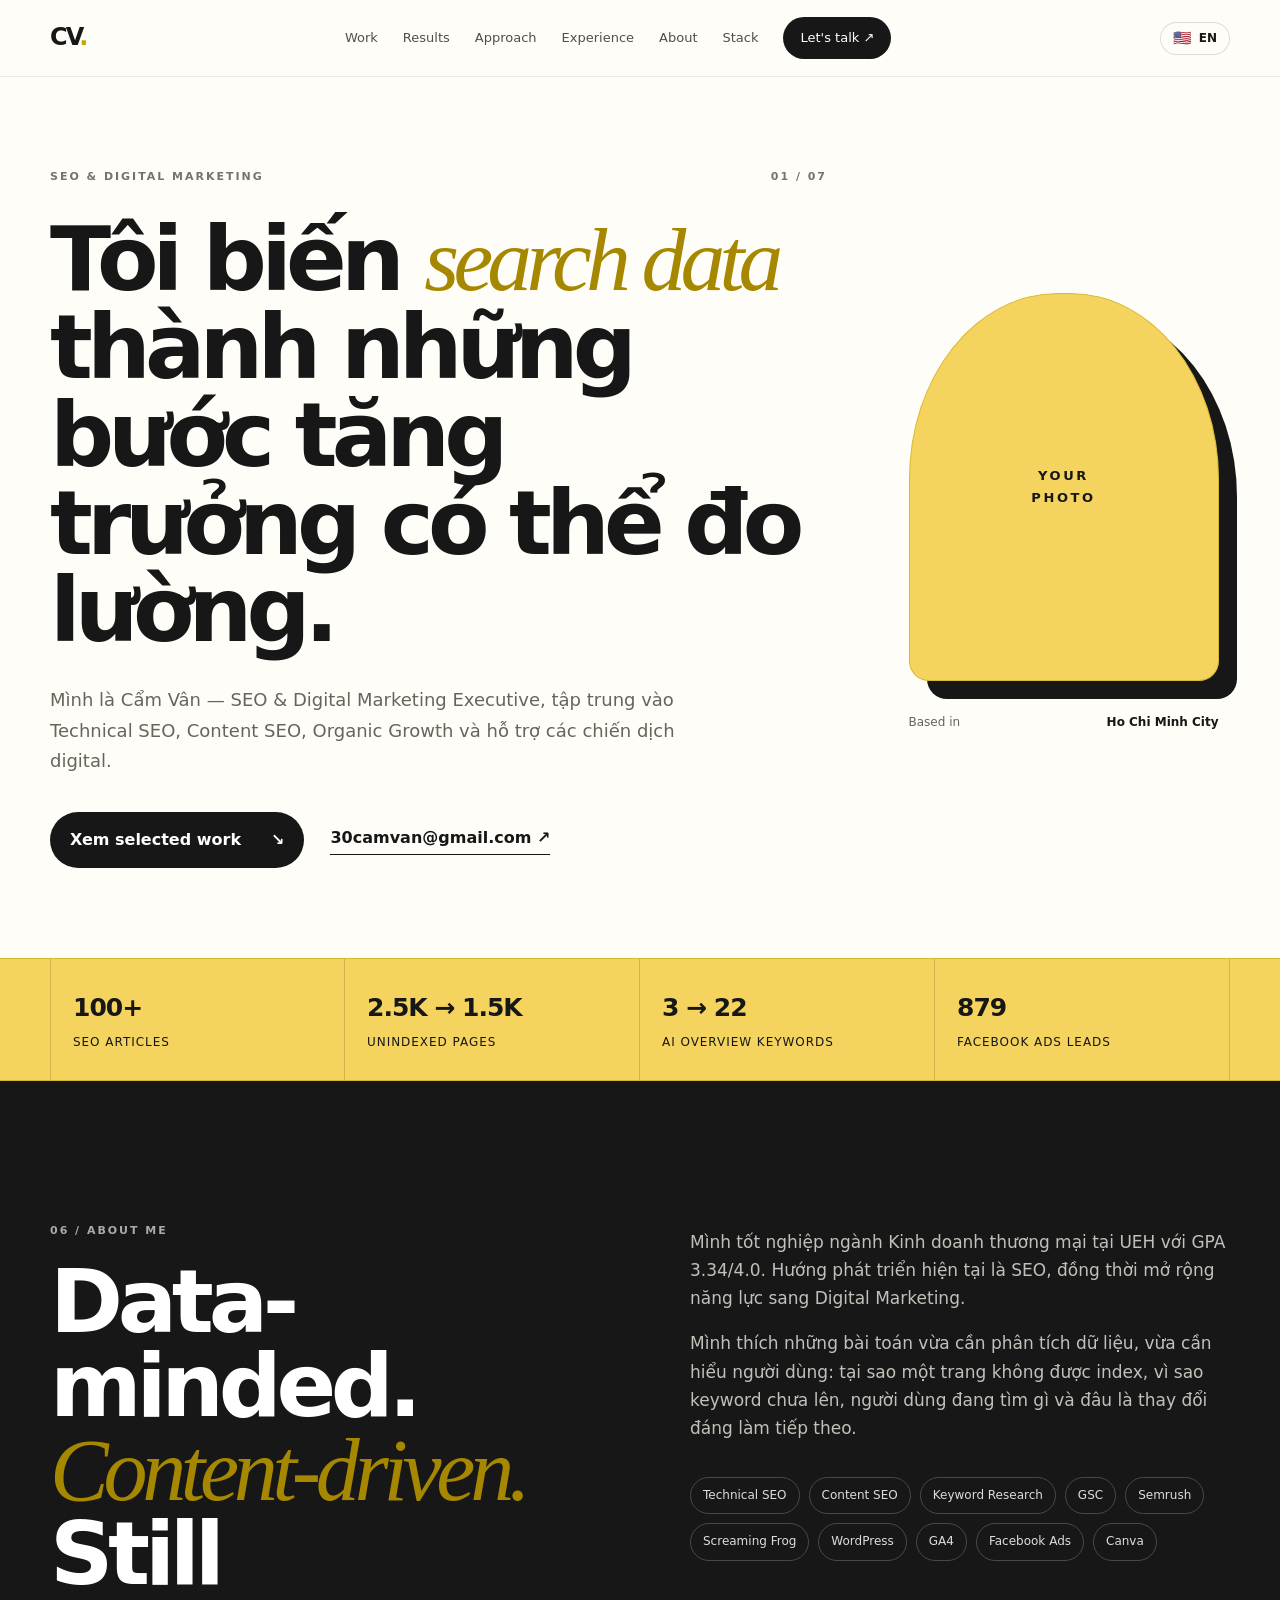
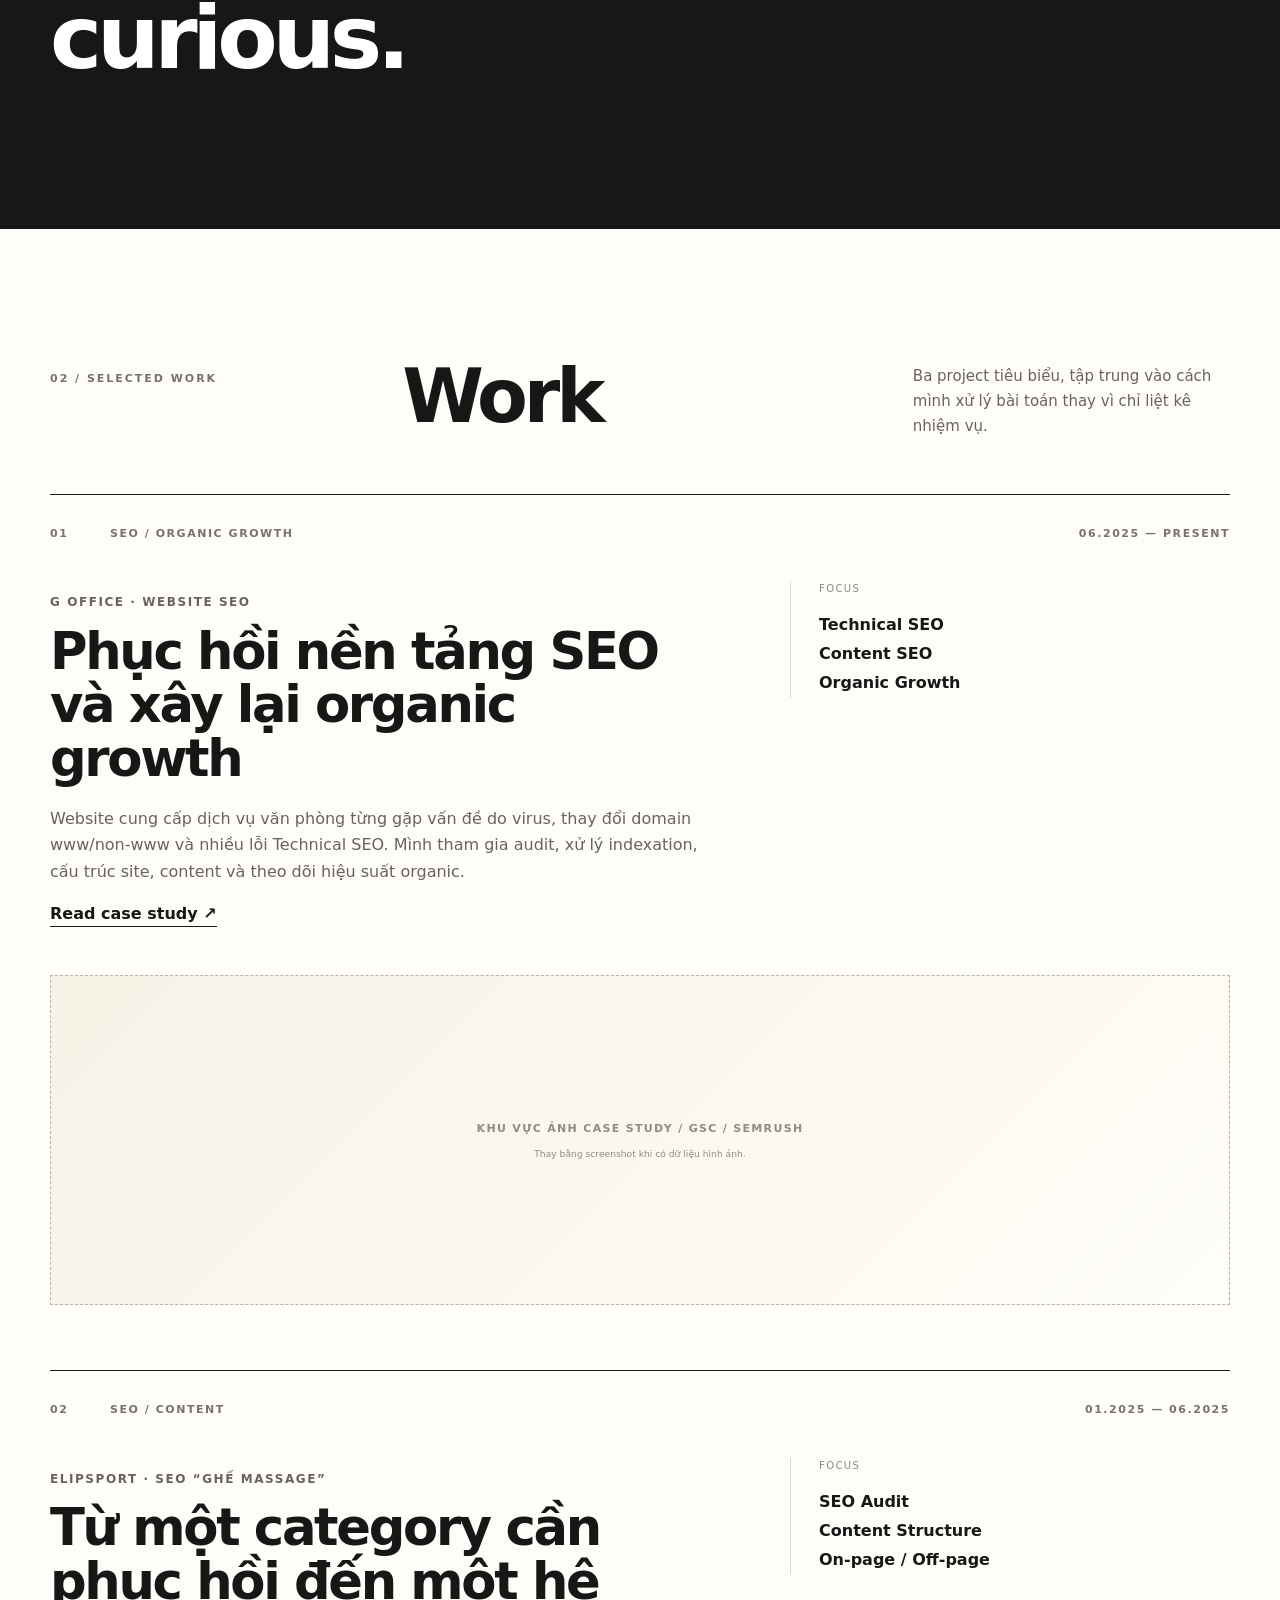
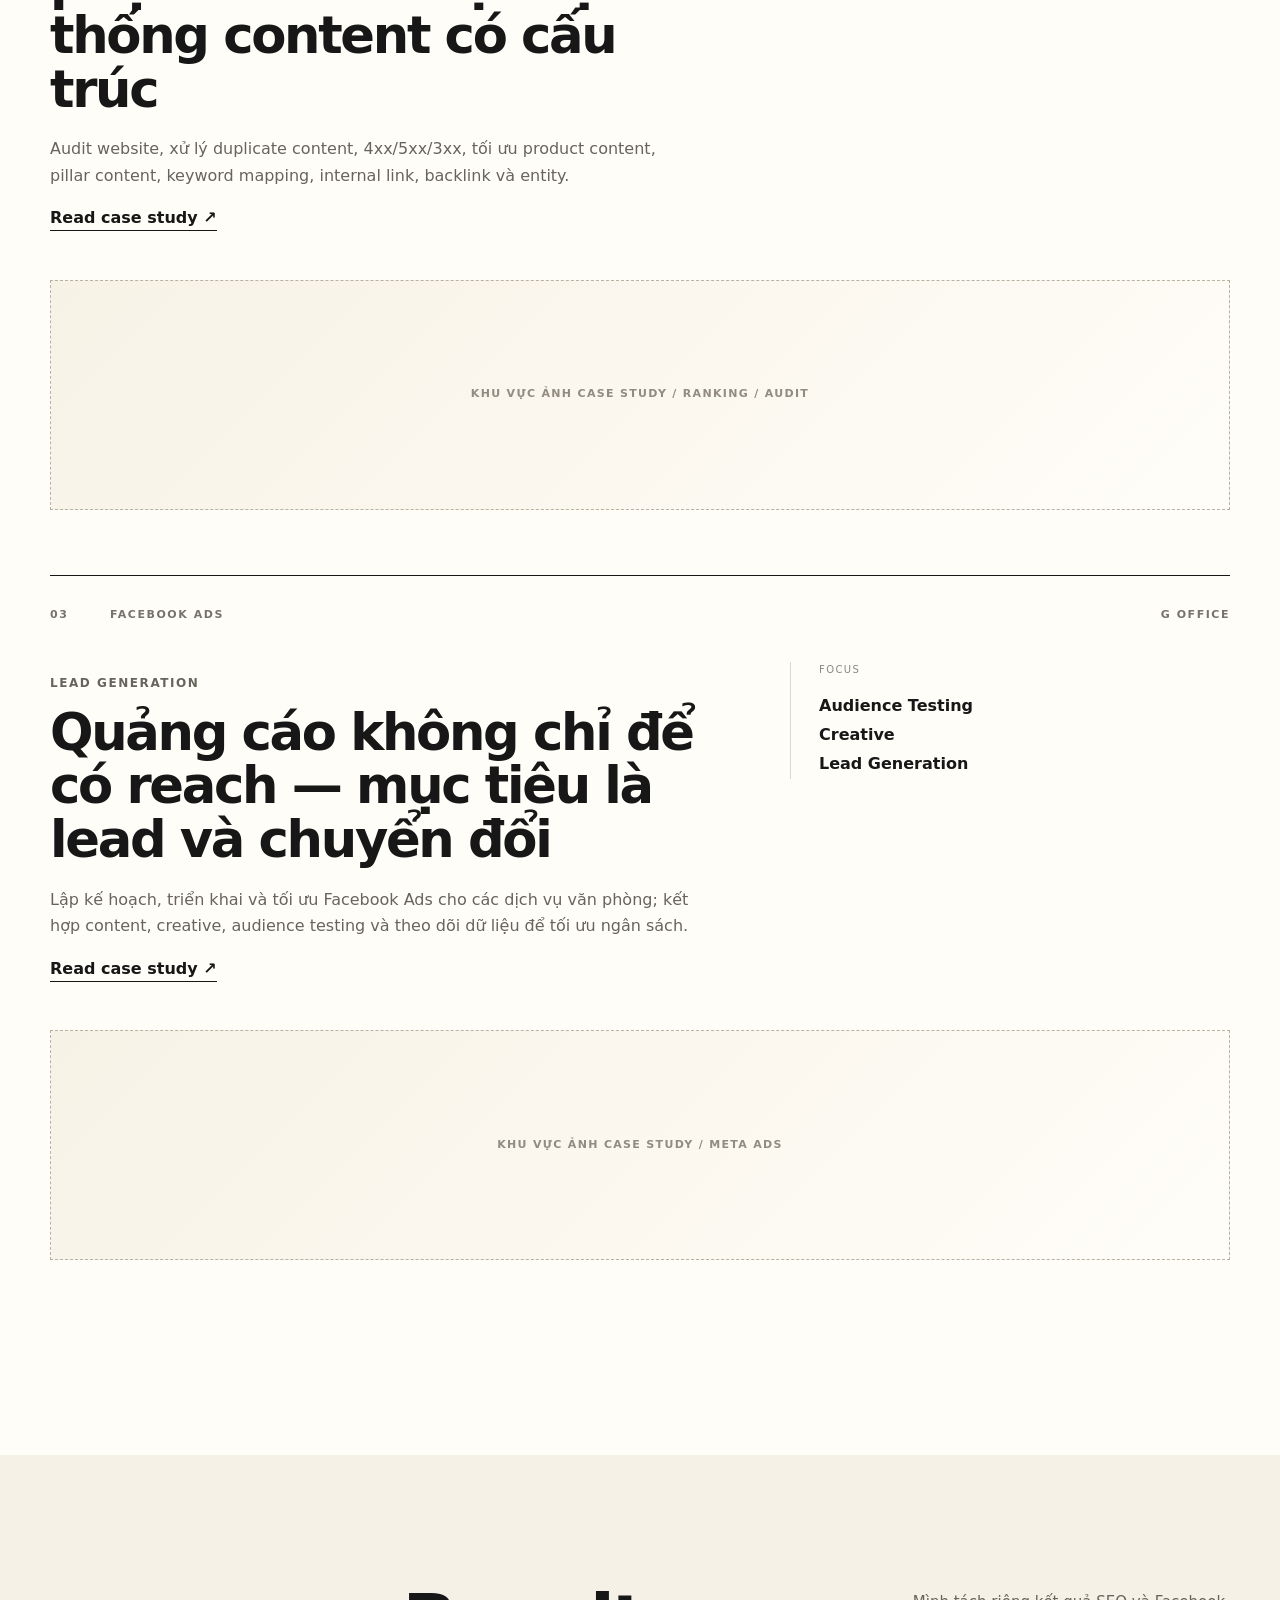
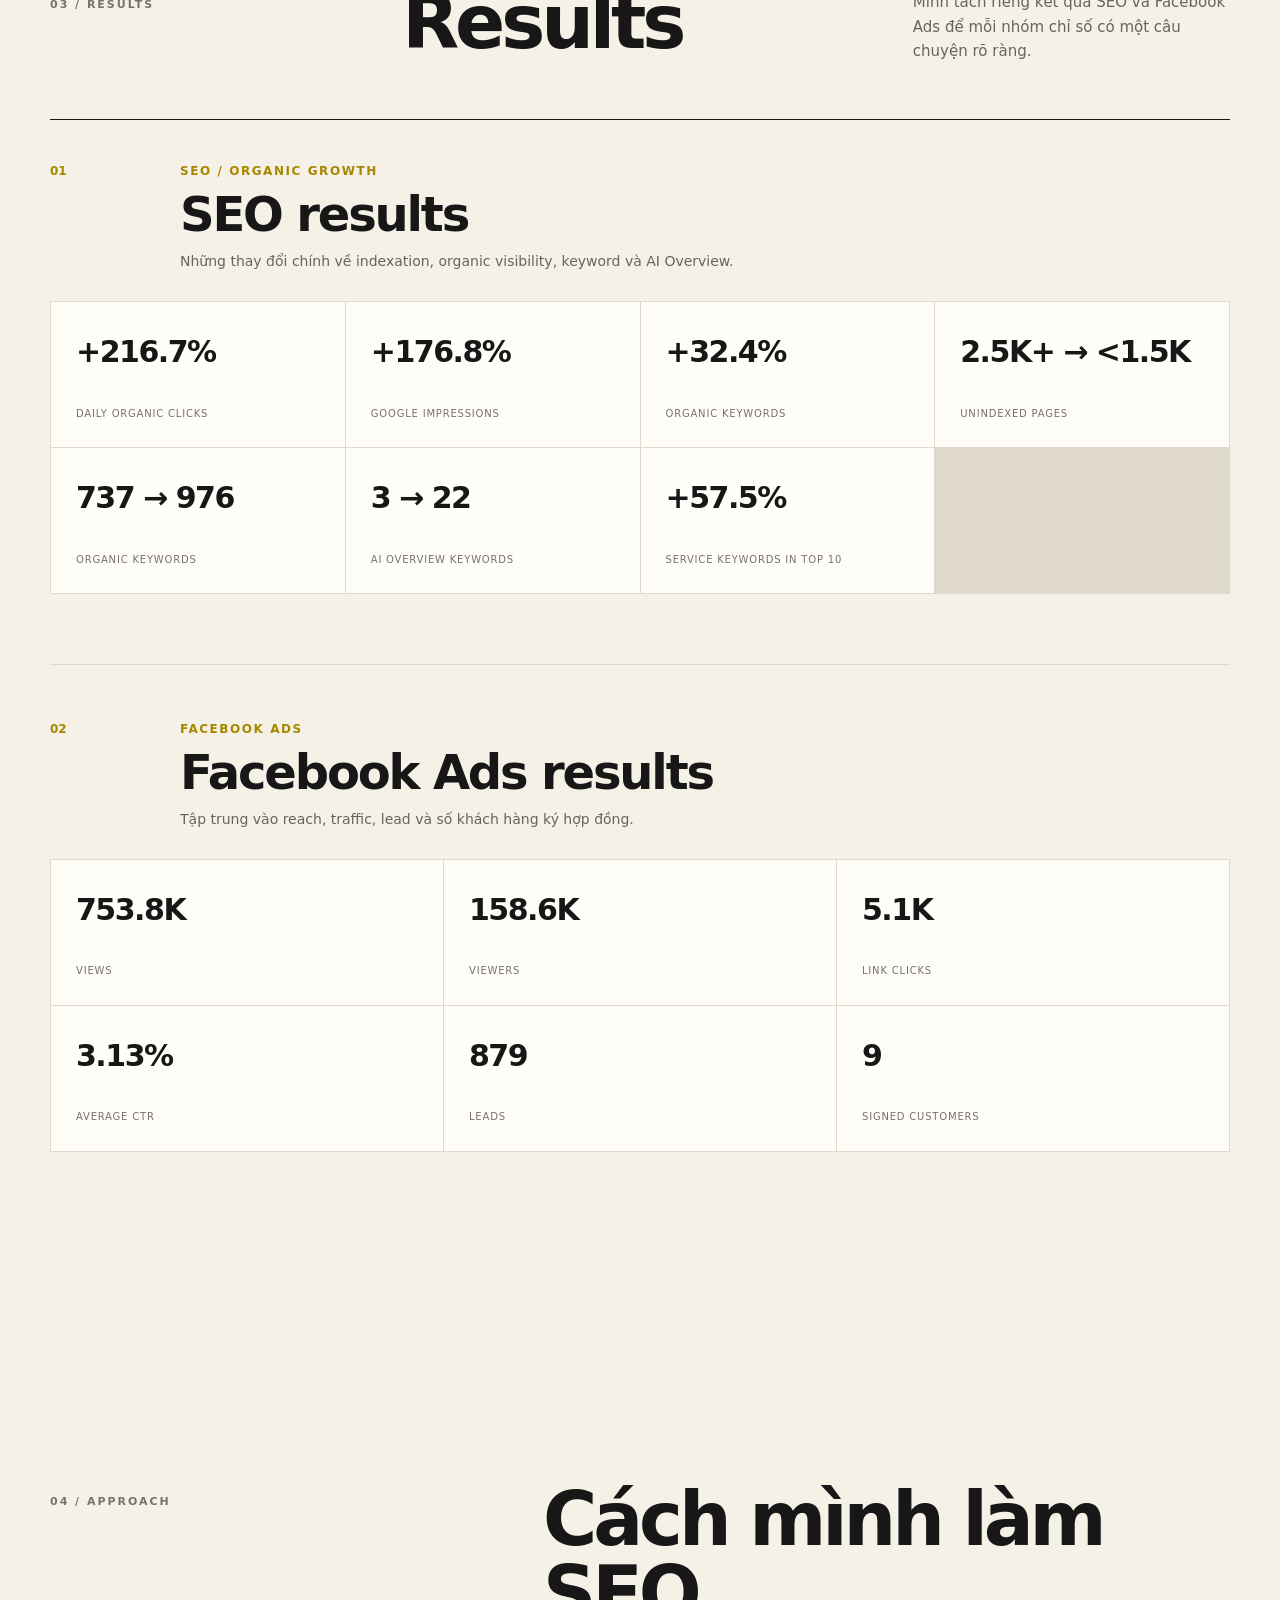
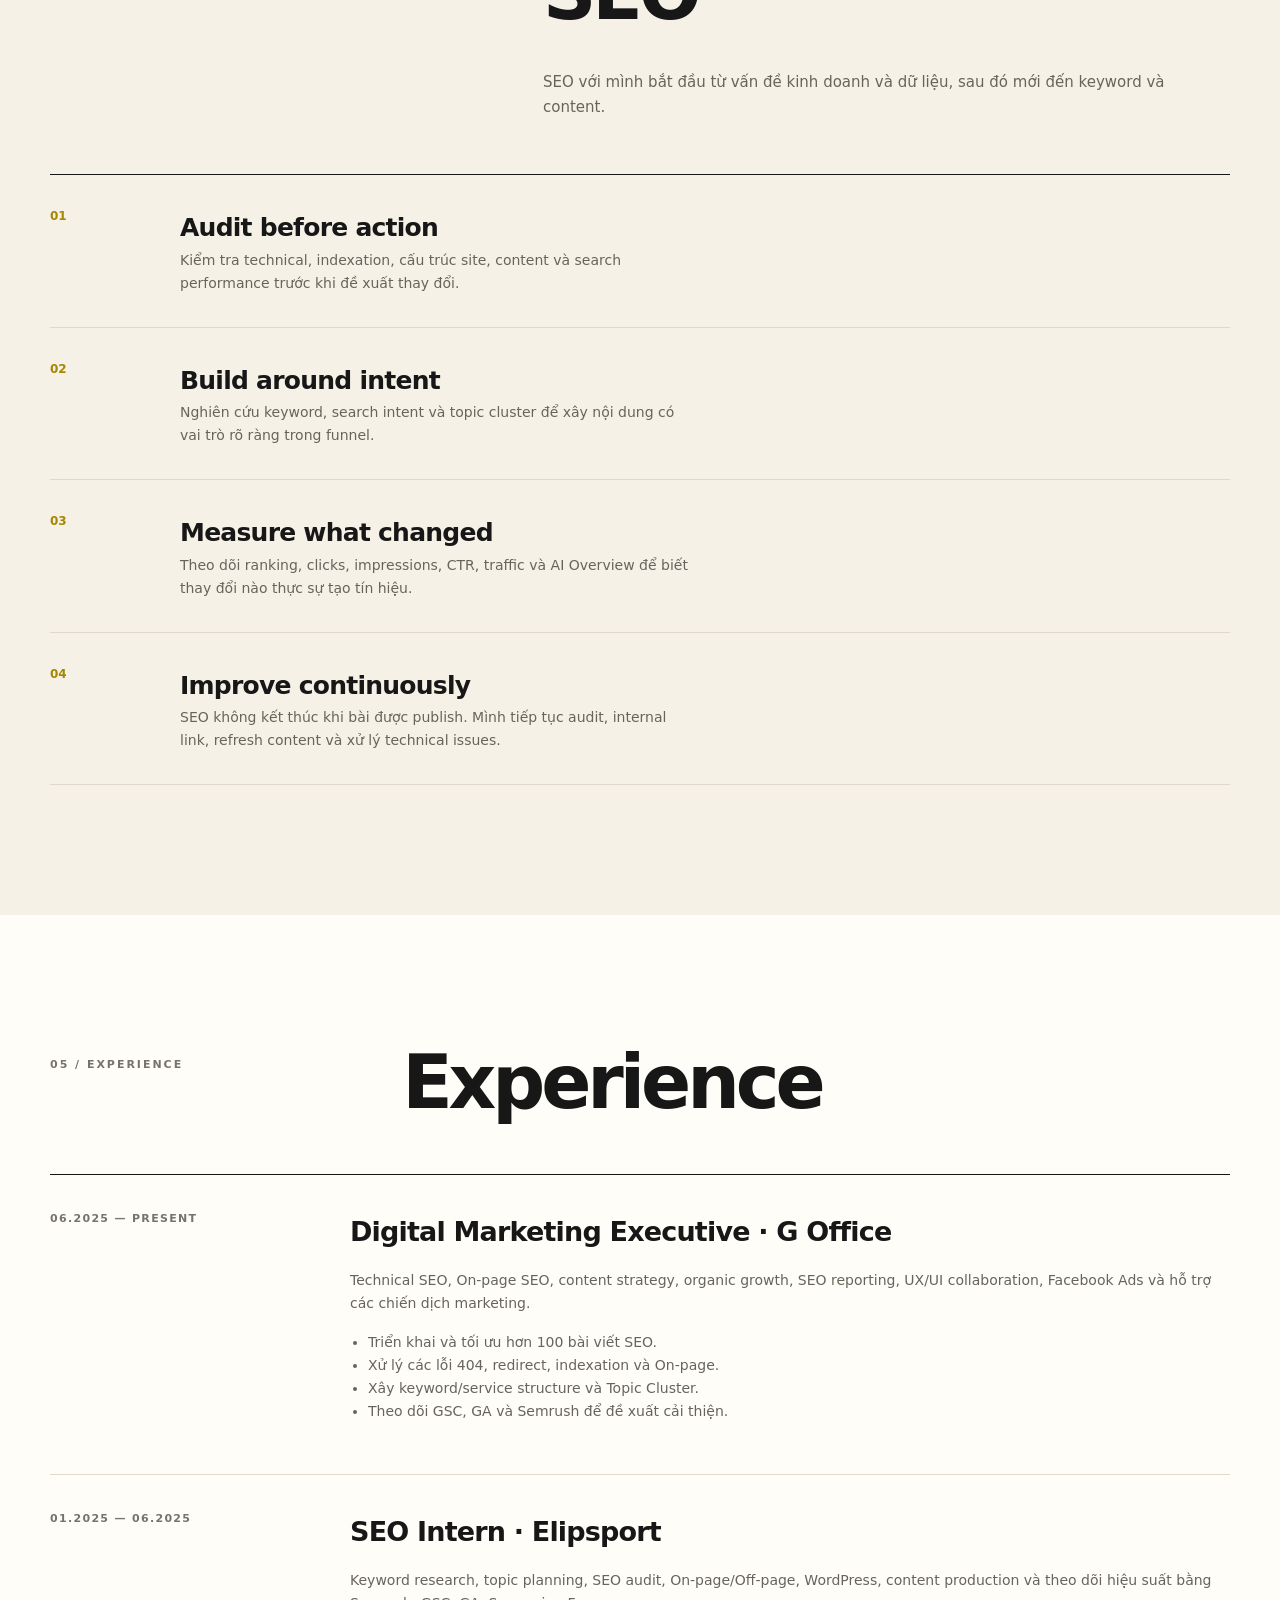
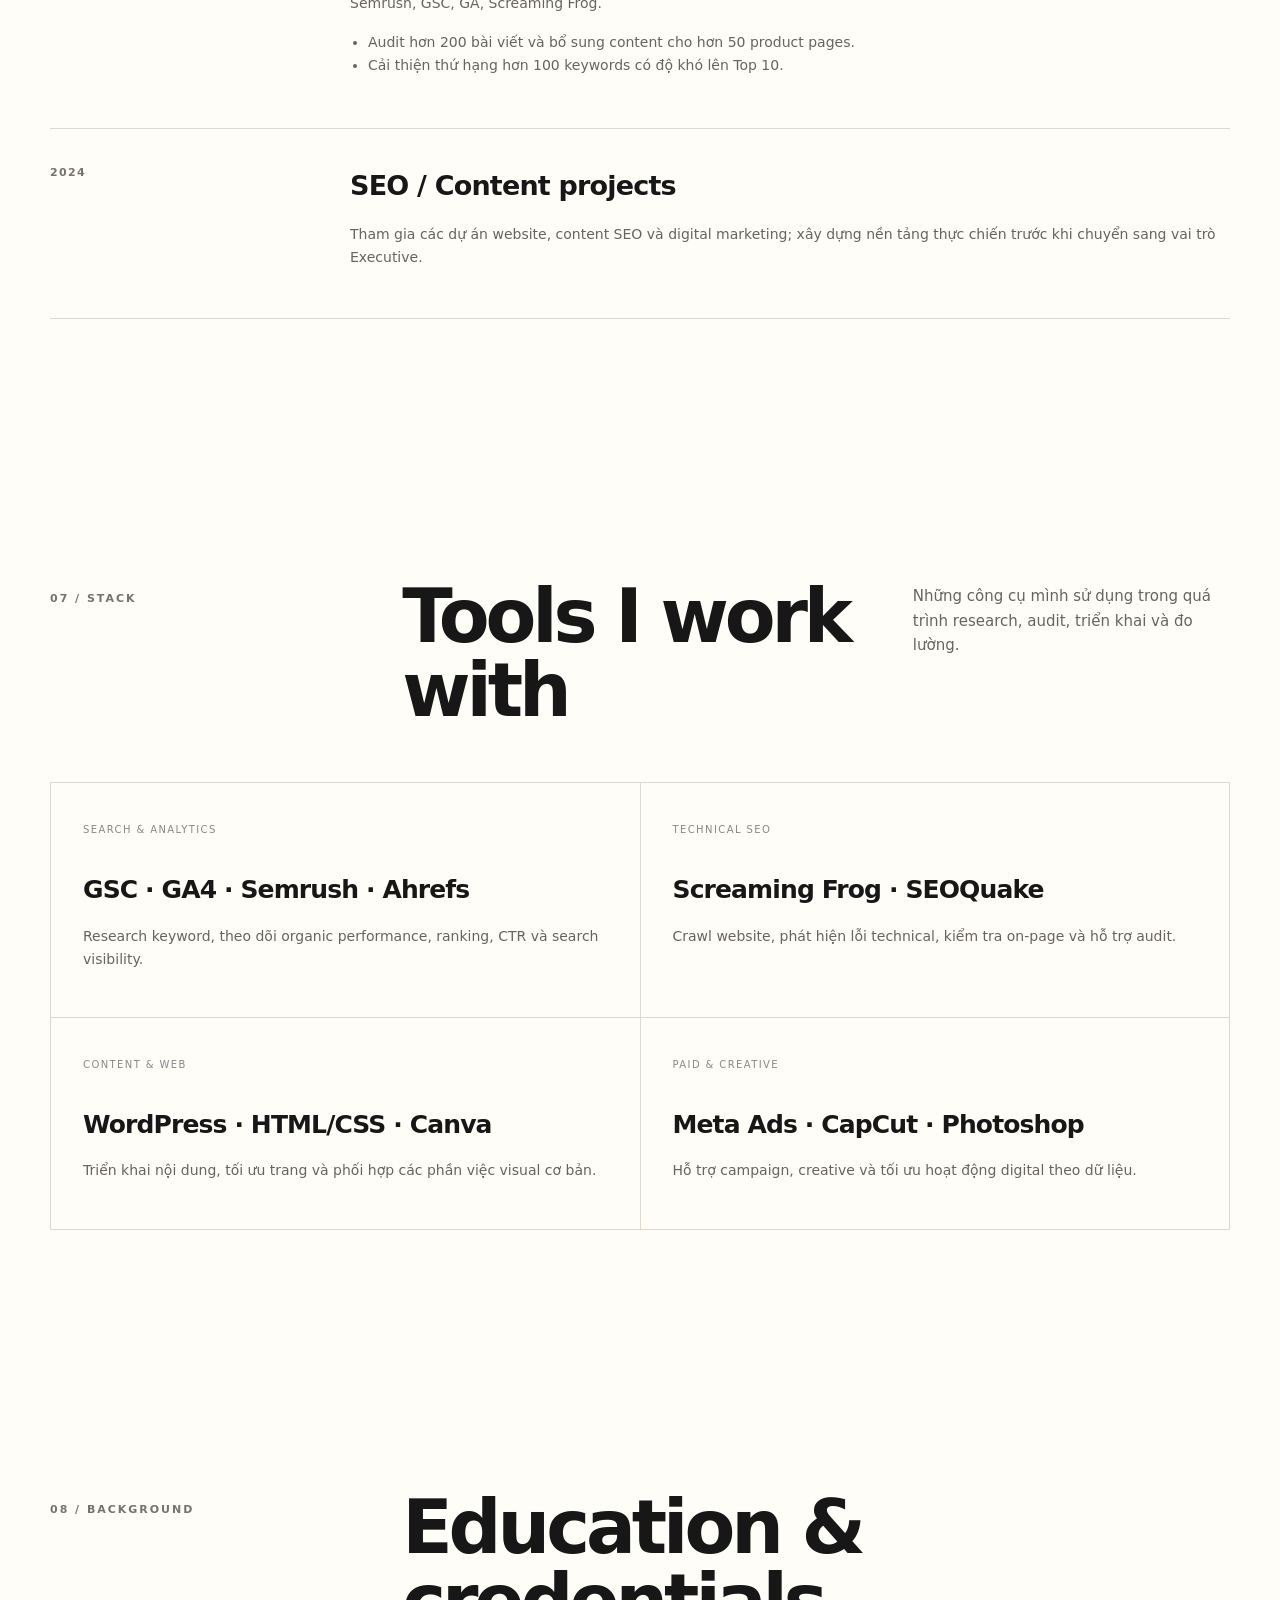
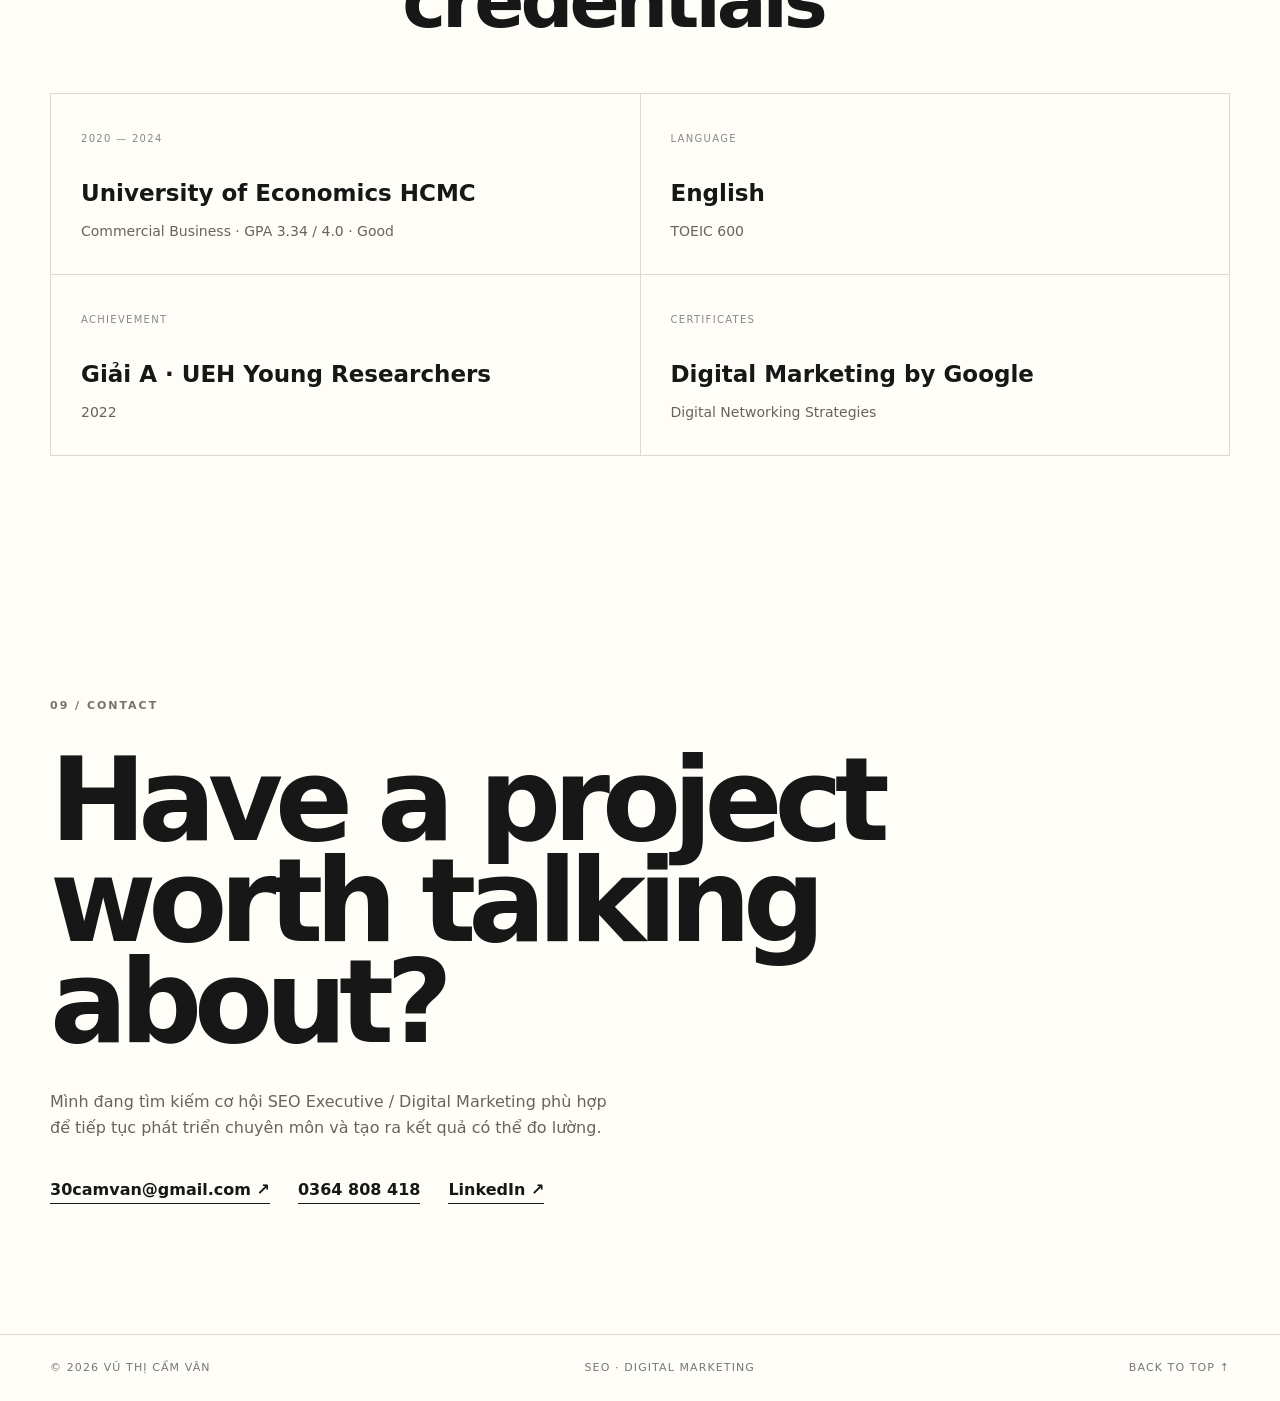
<file: index.html>
<!doctype html>
<html lang="vi">
<head>
<meta charset="utf-8">
<meta name="viewport" content="width=device-width,initial-scale=1">
<title>Vũ Thị Cẩm Vân | SEO & Digital Marketing Executive</title>
<meta name="description" content="Portfolio của Vũ Thị Cẩm Vân — SEO & Digital Marketing Executive tập trung vào Technical SEO, Content SEO, Organic Growth và Facebook Ads.">
<meta name="author" content="Vũ Thị Cẩm Vân">
<meta name="robots" content="index,follow">
<link rel="canonical" href="https://camvanwork.github.io/">
<meta property="og:type" content="website">
<meta property="og:locale" content="vi_VN">
<meta property="og:title" content="Vũ Thị Cẩm Vân | SEO & Digital Marketing Executive">
<meta property="og:description" content="Portfolio về SEO, Organic Growth, Content và Digital Marketing của Vũ Thị Cẩm Vân.">
<meta property="og:url" content="https://camvanwork.github.io/">
<meta name="twitter:card" content="summary_large_image">
<meta name="theme-color" content="#f4d35e">
<link rel="stylesheet" href="style.css">
<script type="application/ld+json">{"@context":"https://schema.org","@graph":[{"@type":"Person","name":"Vũ Thị Cẩm Vân","url":"https://camvanwork.github.io/","jobTitle":"SEO & Digital Marketing Executive","email":"mailto:30camvan@gmail.com","telephone":"+84364808418","sameAs":["https://www.linkedin.com/in/30camvan/"],"knowsAbout":["Technical SEO","On-page SEO","Content SEO","Organic Growth","Facebook Ads","Digital Marketing"]},{"@type":"WebSite","name":"Vũ Thị Cẩm Vân — Portfolio","url":"https://camvanwork.github.io/","inLanguage":"vi-VN"}]}</script>
</head>
<body>
<a class="skip-link" href="#main">Bỏ qua đến nội dung</a>
<header class="site-header"><nav class="nav container" aria-label="Điều hướng chính"><a class="brand" href="#top" aria-label="Vũ Thị Cẩm Vân - Trang chủ">CV<span>.</span></a><div class="nav-links" id="primary-navigation"><a href="#work">Work</a><a href="#results">Results</a><a href="#approach">Approach</a><a href="#experience">Experience</a><a href="#about">About</a><a href="#stack">Stack</a><a class="nav-cta" href="#contact">Let's talk ↗</a></div><button class="menu-toggle" aria-label="Mở menu" aria-expanded="false" aria-controls="primary-navigation">☰</button></nav></header>
<main id="main">
<section class="hero container" id="top"><div class="hero-copy"><p class="eyebrow">SEO & DIGITAL MARKETING <span>01 / 07</span></p><h1>Tôi biến <em>search data</em> thành những bước tăng trưởng có thể đo lường.</h1><p class="hero-lead">Mình là Cẩm Vân — SEO & Digital Marketing Executive, tập trung vào Technical SEO, Content SEO, Organic Growth và hỗ trợ các chiến dịch digital.</p><div class="hero-actions"><a class="button button-dark" href="#work">Xem selected work <span>↘</span></a><a class="text-link" href="mailto:30camvan@gmail.com">30camvan@gmail.com ↗</a></div></div><div class="hero-side"><div class="portrait-placeholder" aria-label="Khu vực ảnh chân dung sẽ được cập nhật"><span>YOUR<br>PHOTO</span></div><div class="hero-note"><span>Based in</span><strong>Ho Chi Minh City</strong></div></div></section>
<section class="proof-strip" aria-label="Điểm nổi bật"><div class="container proof-grid"><div><strong>100+</strong><span>SEO articles</span></div><div><strong>2.5K → 1.5K</strong><span>unindexed pages</span></div><div><strong>3 → 22</strong><span>AI Overview keywords</span></div><div><strong>879</strong><span>Facebook Ads leads</span></div></div></section>
<section class="section container" id="work"><div class="section-head"><p class="eyebrow">02 / SELECTED WORK</p><h2>Work</h2><p>Ba project tiêu biểu, tập trung vào cách mình xử lý bài toán thay vì chỉ liệt kê nhiệm vụ.</p></div>
<article class="case-card case-featured"><div class="case-meta"><span>01</span><span>SEO / ORGANIC GROWTH</span><span>06.2025 — PRESENT</span></div><div class="case-body"><div><p class="case-label">G Office · Website SEO</p><h3>Phục hồi nền tảng SEO và xây lại organic growth</h3><p>Website cung cấp dịch vụ văn phòng từng gặp vấn đề do virus, thay đổi domain www/non-www và nhiều lỗi Technical SEO. Mình tham gia audit, xử lý indexation, cấu trúc site, content và theo dõi hiệu suất organic.</p><a class="arrow-link" href="work/goffice-seo/">Read case study ↗</a></div><div class="work-side-note"><span>FOCUS</span><strong>Technical SEO<br>Content SEO<br>Organic Growth</strong></div></div><div class="result-placeholder">KHU VỰC ẢNH CASE STUDY / GSC / SEMRUSH<br><small>Thay bằng screenshot khi có dữ liệu hình ảnh.</small></div></article>
<article class="case-card"><div class="case-meta"><span>02</span><span>SEO / CONTENT</span><span>01.2025 — 06.2025</span></div><div class="case-body two-col"><div><p class="case-label">Elipsport · SEO “Ghế massage”</p><h3>Từ một category cần phục hồi đến một hệ thống content có cấu trúc</h3><p>Audit website, xử lý duplicate content, 4xx/5xx/3xx, tối ưu product content, pillar content, keyword mapping, internal link, backlink và entity.</p><a class="arrow-link" href="work/elipsport-seo/">Read case study ↗</a></div><div class="work-side-note"><span>FOCUS</span><strong>SEO Audit<br>Content Structure<br>On-page / Off-page</strong></div></div><div class="result-placeholder compact">KHU VỰC ẢNH CASE STUDY / RANKING / AUDIT</div></article>
<article class="case-card"><div class="case-meta"><span>03</span><span>FACEBOOK ADS</span><span>G OFFICE</span></div><div class="case-body two-col"><div><p class="case-label">Lead generation</p><h3>Quảng cáo không chỉ để có reach — mục tiêu là lead và chuyển đổi</h3><p>Lập kế hoạch, triển khai và tối ưu Facebook Ads cho các dịch vụ văn phòng; kết hợp content, creative, audience testing và theo dõi dữ liệu để tối ưu ngân sách.</p><a class="arrow-link" href="work/facebook-ads/">Read case study ↗</a></div><div class="work-side-note"><span>FOCUS</span><strong>Audience Testing<br>Creative<br>Lead Generation</strong></div></div><div class="result-placeholder compact">KHU VỰC ẢNH CASE STUDY / META ADS</div></article></section>
<section class="section section-soft" id="results"><div class="container"><div class="section-head"><p class="eyebrow">03 / RESULTS</p><h2>Results</h2><p>Mình tách riêng kết quả SEO và Facebook Ads để mỗi nhóm chỉ số có một câu chuyện rõ ràng.</p></div><div class="results-block"><div class="results-heading"><span>01</span><div><p class="case-label">SEO / ORGANIC GROWTH</p><h3>SEO results</h3><p>Những thay đổi chính về indexation, organic visibility, keyword và AI Overview.</p></div></div><div class="results-grid"><div><strong>+216.7%</strong><span>daily organic clicks</span></div><div><strong>+176.8%</strong><span>Google impressions</span></div><div><strong>+32.4%</strong><span>organic keywords</span></div><div><strong>2.5K+ → &lt;1.5K</strong><span>unindexed pages</span></div><div><strong>737 → 976</strong><span>organic keywords</span></div><div><strong>3 → 22</strong><span>AI Overview keywords</span></div><div><strong>+57.5%</strong><span>service keywords in Top 10</span></div></div></div><div class="results-block results-ads"><div class="results-heading"><span>02</span><div><p class="case-label">FACEBOOK ADS</p><h3>Facebook Ads results</h3><p>Tập trung vào reach, traffic, lead và số khách hàng ký hợp đồng.</p></div></div><div class="results-grid ads-grid"><div><strong>753.8K</strong><span>views</span></div><div><strong>158.6K</strong><span>viewers</span></div><div><strong>5.1K</strong><span>link clicks</span></div><div><strong>3.13%</strong><span>average CTR</span></div><div><strong>879</strong><span>leads</span></div><div><strong>9</strong><span>signed customers</span></div></div></div></div></section>
<section class="section section-soft" id="approach"><div class="container"><div class="section-head narrow"><p class="eyebrow">04 / APPROACH</p><h2>Cách mình làm SEO</h2><p>SEO với mình bắt đầu từ vấn đề kinh doanh và dữ liệu, sau đó mới đến keyword và content.</p></div><div class="approach-list"><div class="approach-item"><span>01</span><div><h3>Audit before action</h3><p>Kiểm tra technical, indexation, cấu trúc site, content và search performance trước khi đề xuất thay đổi.</p></div></div><div class="approach-item"><span>02</span><div><h3>Build around intent</h3><p>Nghiên cứu keyword, search intent và topic cluster để xây nội dung có vai trò rõ ràng trong funnel.</p></div></div><div class="approach-item"><span>03</span><div><h3>Measure what changed</h3><p>Theo dõi ranking, clicks, impressions, CTR, traffic và AI Overview để biết thay đổi nào thực sự tạo tín hiệu.</p></div></div><div class="approach-item"><span>04</span><div><h3>Improve continuously</h3><p>SEO không kết thúc khi bài được publish. Mình tiếp tục audit, internal link, refresh content và xử lý technical issues.</p></div></div></div></div></section>
<section class="section container" id="experience"><div class="section-head"><p class="eyebrow">05 / EXPERIENCE</p><h2>Experience</h2></div><div class="timeline"><article><div class="timeline-date">06.2025 — PRESENT</div><div><h3>Digital Marketing Executive · G Office</h3><p>Technical SEO, On-page SEO, content strategy, organic growth, SEO reporting, UX/UI collaboration, Facebook Ads và hỗ trợ các chiến dịch marketing.</p><ul><li>Triển khai và tối ưu hơn 100 bài viết SEO.</li><li>Xử lý các lỗi 404, redirect, indexation và On-page.</li><li>Xây keyword/service structure và Topic Cluster.</li><li>Theo dõi GSC, GA và Semrush để đề xuất cải thiện.</li></ul></div></article><article><div class="timeline-date">01.2025 — 06.2025</div><div><h3>SEO Intern · Elipsport</h3><p>Keyword research, topic planning, SEO audit, On-page/Off-page, WordPress, content production và theo dõi hiệu suất bằng Semrush, GSC, GA, Screaming Frog.</p><ul><li>Audit hơn 200 bài viết và bổ sung content cho hơn 50 product pages.</li><li>Cải thiện thứ hạng hơn 100 keywords có độ khó lên Top 10.</li></ul></div></article><article><div class="timeline-date">2024</div><div><h3>SEO / Content projects</h3><p>Tham gia các dự án website, content SEO và digital marketing; xây dựng nền tảng thực chiến trước khi chuyển sang vai trò Executive.</p></div></article></div></section>
<section class="section section-dark" id="about"><div class="container about-grid"><div><p class="eyebrow light">06 / ABOUT ME</p><h2>Data-minded.<br><em>Content-driven.</em><br>Still curious.</h2></div><div class="about-copy"><p>Mình tốt nghiệp ngành Kinh doanh thương mại tại UEH với GPA 3.34/4.0. Hướng phát triển hiện tại là SEO, đồng thời mở rộng năng lực sang Digital Marketing.</p><p>Mình thích những bài toán vừa cần phân tích dữ liệu, vừa cần hiểu người dùng: tại sao một trang không được index, vì sao keyword chưa lên, người dùng đang tìm gì và đâu là thay đổi đáng làm tiếp theo.</p><div class="skill-tags"><span>Technical SEO</span><span>Content SEO</span><span>Keyword Research</span><span>GSC</span><span>Semrush</span><span>Screaming Frog</span><span>WordPress</span><span>GA4</span><span>Facebook Ads</span><span>Canva</span></div></div></div></section>
<section class="section container" id="stack"><div class="section-head"><p class="eyebrow">07 / STACK</p><h2>Tools I work with</h2><p>Những công cụ mình sử dụng trong quá trình research, audit, triển khai và đo lường.</p></div><div class="tools-grid"><div><span>SEARCH & ANALYTICS</span><h3>GSC · GA4 · Semrush · Ahrefs</h3><p>Research keyword, theo dõi organic performance, ranking, CTR và search visibility.</p></div><div><span>TECHNICAL SEO</span><h3>Screaming Frog · SEOQuake</h3><p>Crawl website, phát hiện lỗi technical, kiểm tra on-page và hỗ trợ audit.</p></div><div><span>CONTENT & WEB</span><h3>WordPress · HTML/CSS · Canva</h3><p>Triển khai nội dung, tối ưu trang và phối hợp các phần việc visual cơ bản.</p></div><div><span>PAID & CREATIVE</span><h3>Meta Ads · CapCut · Photoshop</h3><p>Hỗ trợ campaign, creative và tối ưu hoạt động digital theo dữ liệu.</p></div></div></section>
<section class="section container" id="education"><div class="section-head"><p class="eyebrow">08 / BACKGROUND</p><h2>Education & credentials</h2></div><div class="background-grid"><div><span>2020 — 2024</span><h3>University of Economics HCMC</h3><p>Commercial Business · GPA 3.34 / 4.0 · Good</p></div><div><span>LANGUAGE</span><h3>English</h3><p>TOEIC 600</p></div><div><span>ACHIEVEMENT</span><h3>Giải A · UEH Young Researchers</h3><p>2022</p></div><div><span>CERTIFICATES</span><h3>Digital Marketing by Google</h3><p>Digital Networking Strategies</p></div></div></section>
<section class="contact container" id="contact"><p class="eyebrow">09 / CONTACT</p><h2>Have a project<br>worth talking about?</h2><p>Mình đang tìm kiếm cơ hội SEO Executive / Digital Marketing phù hợp để tiếp tục phát triển chuyên môn và tạo ra kết quả có thể đo lường.</p><div class="contact-links"><a href="mailto:30camvan@gmail.com">30camvan@gmail.com ↗</a><a href="tel:+84364808418">0364 808 418</a><a href="https://www.linkedin.com/in/30camvan/" target="_blank" rel="noopener noreferrer">LinkedIn ↗</a></div></section>
</main>
<footer class="footer"><div class="container"><span>© 2026 Vũ Thị Cẩm Vân</span><span>SEO · Digital Marketing</span><a href="#top">Back to top ↑</a></div></footer>
<script src="script.js" defer></script>
</body>
</html>
</file>
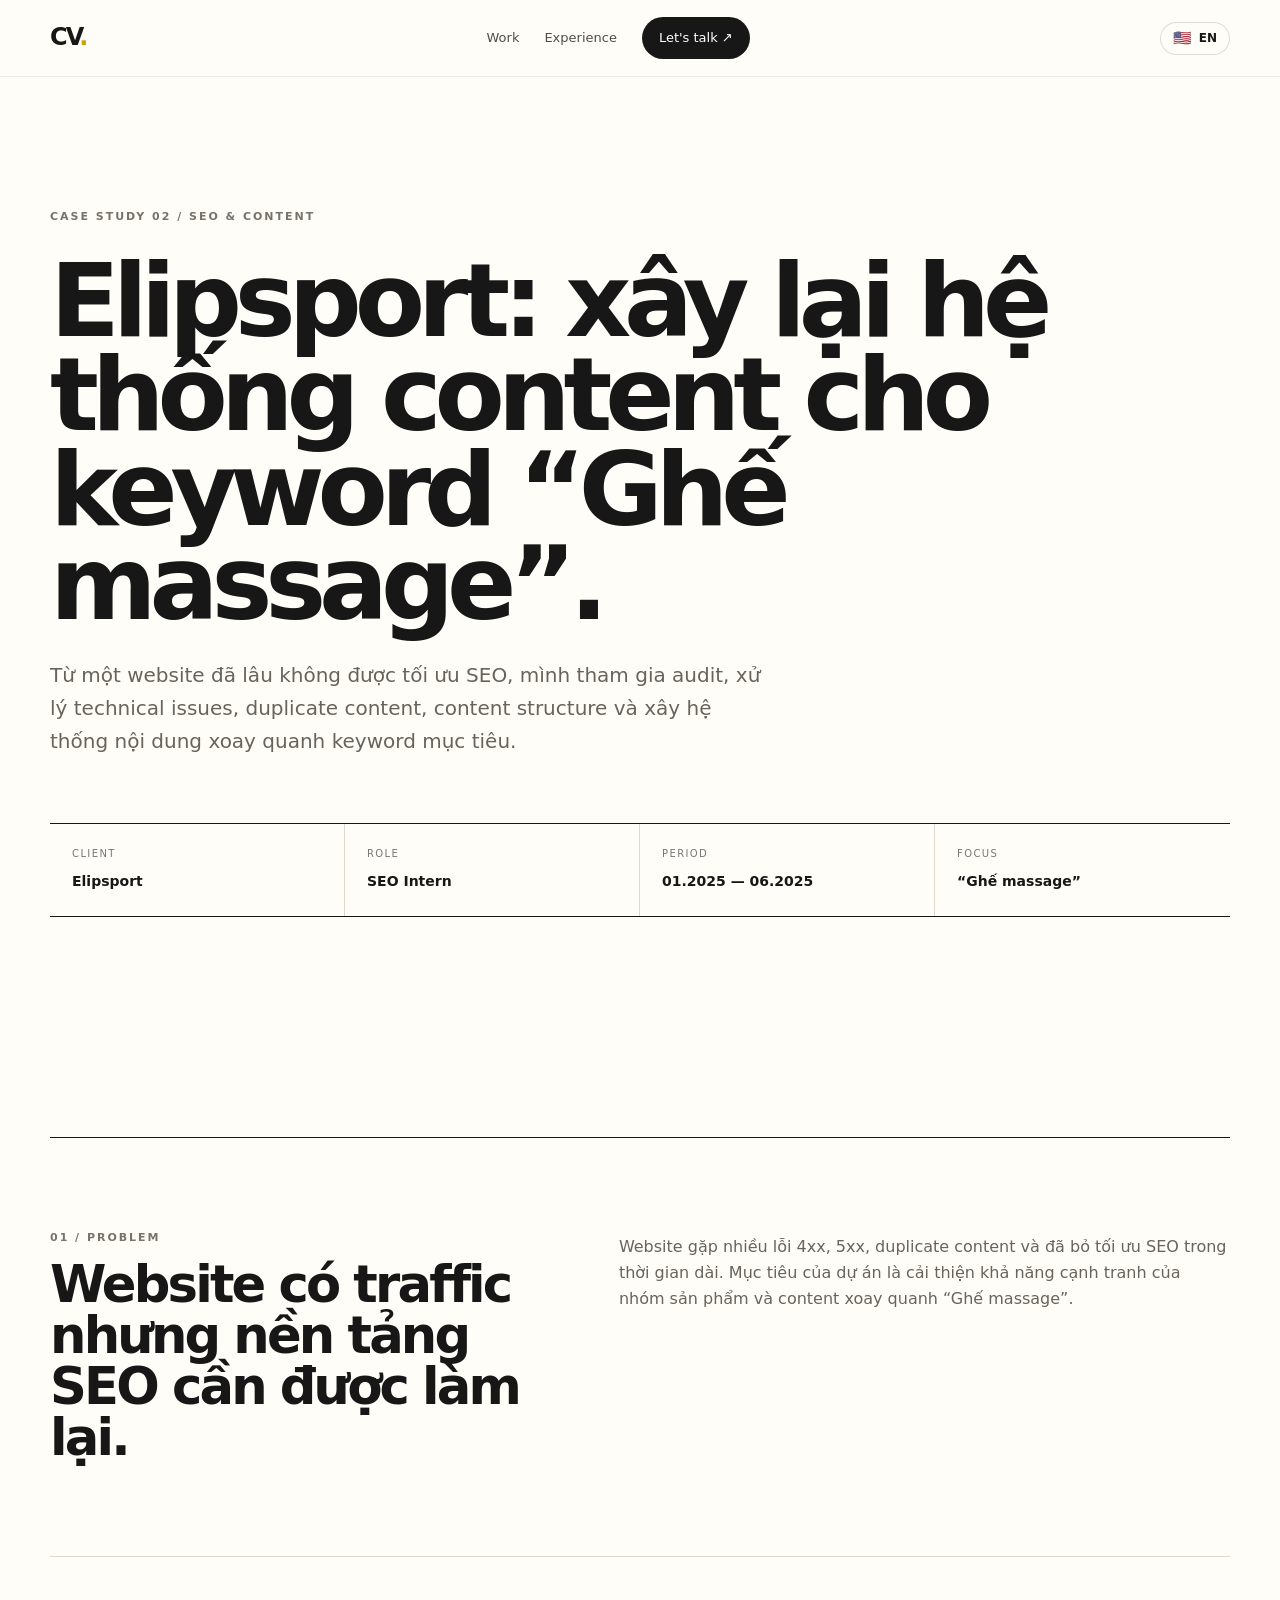
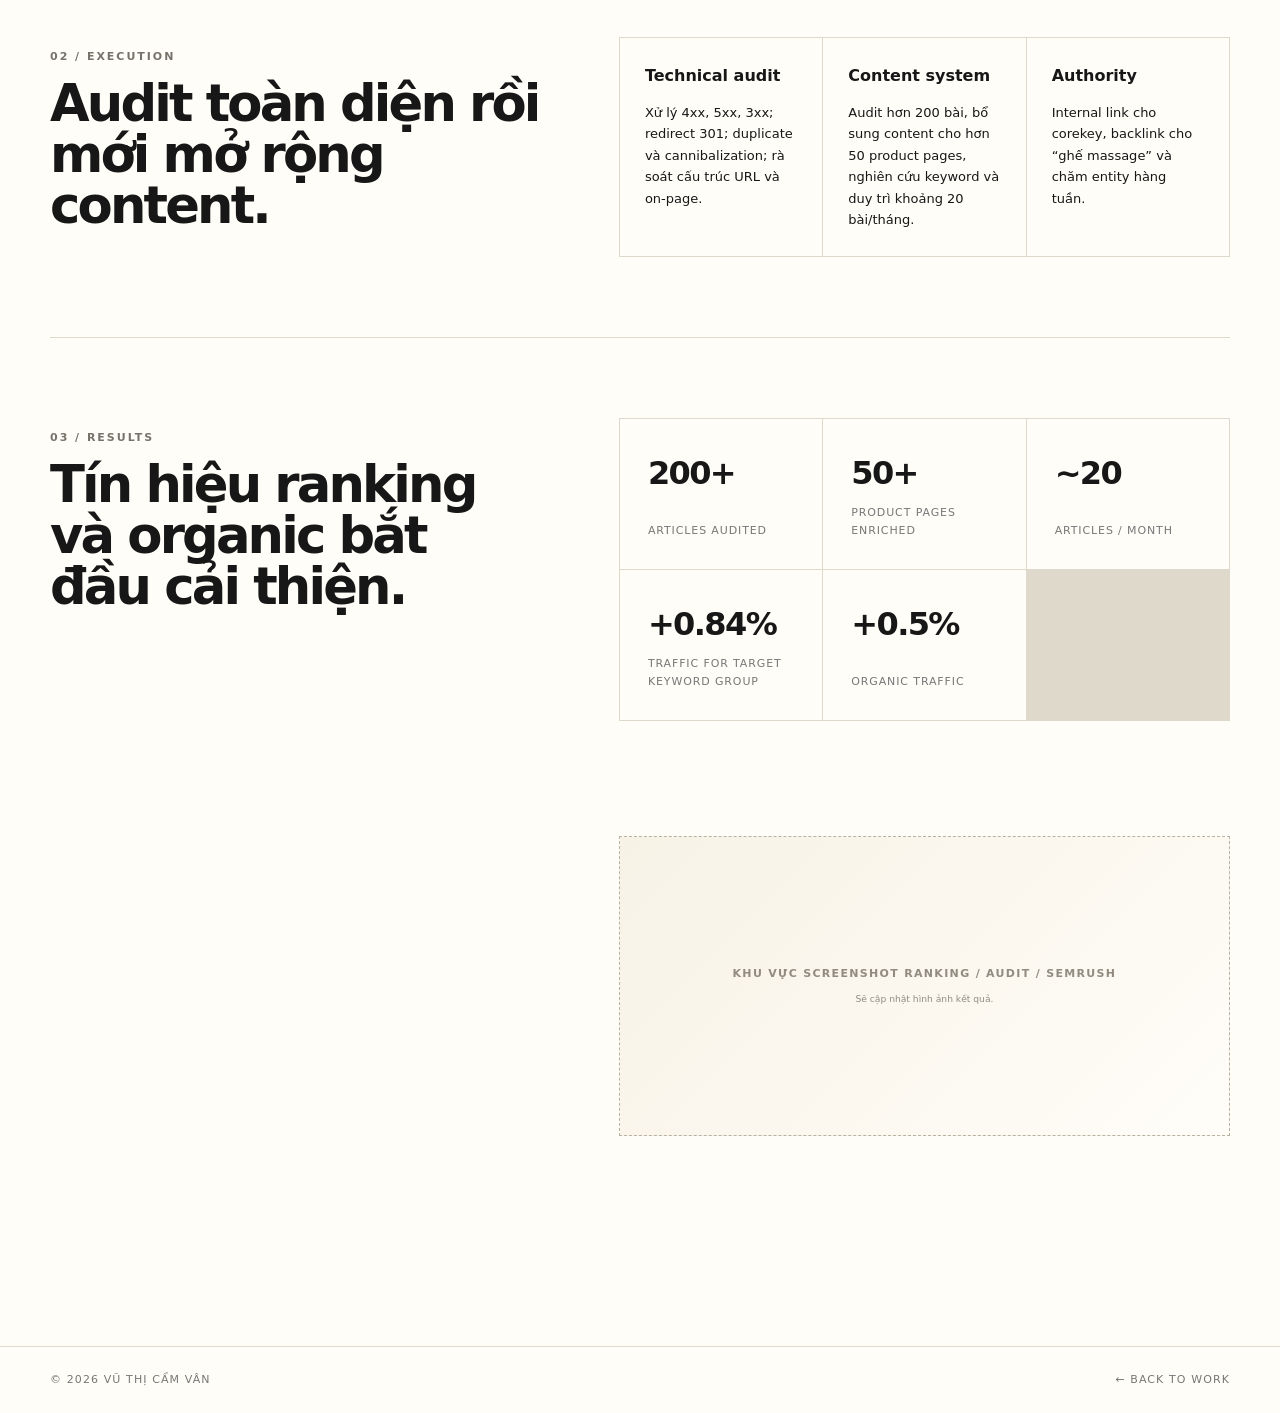
<file: work/elipsport-seo/index.html>
<!doctype html><html lang="vi"><head><meta charset="utf-8"><meta name="viewport" content="width=device-width,initial-scale=1"><title>Elipsport SEO Case Study | Vũ Thị Cẩm Vân</title><meta name="description" content="Case study SEO Elipsport của Vũ Thị Cẩm Vân, tập trung vào keyword Ghế massage, content audit, technical SEO và organic growth."><meta name="robots" content="index,follow"><link rel="canonical" href="https://camvanwork.github.io/work/elipsport-seo/"><link rel="stylesheet" href="../../style.css"></head><body><header class="site-header"><nav class="nav container"><a class="brand" href="../../">CV<span>.</span></a><div class="nav-links"><a href="../../#work">Work</a><a href="../../#experience">Experience</a><a class="nav-cta" href="../../#contact">Let's talk ↗</a></div><button class="menu-toggle" aria-label="Mở menu" aria-expanded="false" aria-controls="primary-navigation">☰</button></nav></header><main><section class="case-hero container"><p class="eyebrow">CASE STUDY 02 / SEO & CONTENT</p><h1>Elipsport: xây lại hệ thống content cho keyword “Ghế massage”.</h1><p class="case-intro">Từ một website đã lâu không được tối ưu SEO, mình tham gia audit, xử lý technical issues, duplicate content, content structure và xây hệ thống nội dung xoay quanh keyword mục tiêu.</p><div class="case-facts"><div><span>CLIENT</span><strong>Elipsport</strong></div><div><span>ROLE</span><strong>SEO Intern</strong></div><div><span>PERIOD</span><strong>01.2025 — 06.2025</strong></div><div><span>FOCUS</span><strong>“Ghế massage”</strong></div></div></section><section class="section container"><div class="case-section"><div><p class="eyebrow">01 / PROBLEM</p><h2>Website có traffic nhưng nền tảng SEO cần được làm lại.</h2></div><div><p>Website gặp nhiều lỗi 4xx, 5xx, duplicate content và đã bỏ tối ưu SEO trong thời gian dài. Mục tiêu của dự án là cải thiện khả năng cạnh tranh của nhóm sản phẩm và content xoay quanh “Ghế massage”.</p></div></div><div class="case-section"><div><p class="eyebrow">02 / EXECUTION</p><h2>Audit toàn diện rồi mới mở rộng content.</h2></div><div class="process-grid"><div><b>Technical audit</b><p>Xử lý 4xx, 5xx, 3xx; redirect 301; duplicate và cannibalization; rà soát cấu trúc URL và on-page.</p></div><div><b>Content system</b><p>Audit hơn 200 bài, bổ sung content cho hơn 50 product pages, nghiên cứu keyword và duy trì khoảng 20 bài/tháng.</p></div><div><b>Authority</b><p>Internal link cho corekey, backlink cho “ghế massage” và chăm entity hàng tuần.</p></div></div></div><div class="case-section"><div><p class="eyebrow">03 / RESULTS</p><h2>Tín hiệu ranking và organic bắt đầu cải thiện.</h2></div><div class="result-big"><div><strong>200+</strong><span>articles audited</span></div><div><strong>50+</strong><span>product pages enriched</span></div><div><strong>~20</strong><span>articles / month</span></div><div><strong>+0.84%</strong><span>traffic for target keyword group</span></div><div><strong>+0.5%</strong><span>organic traffic</span></div></div><div class="result-placeholder">KHU VỰC SCREENSHOT RANKING / AUDIT / SEMRUSH<br><small>Sẽ cập nhật hình ảnh kết quả.</small></div></div></section></main><footer class="footer"><div class="container"><span>© 2026 Vũ Thị Cẩm Vân</span><a href="../../#work">← Back to work</a></div></footer><script src="../../script.js"></script></body></html>
</file>
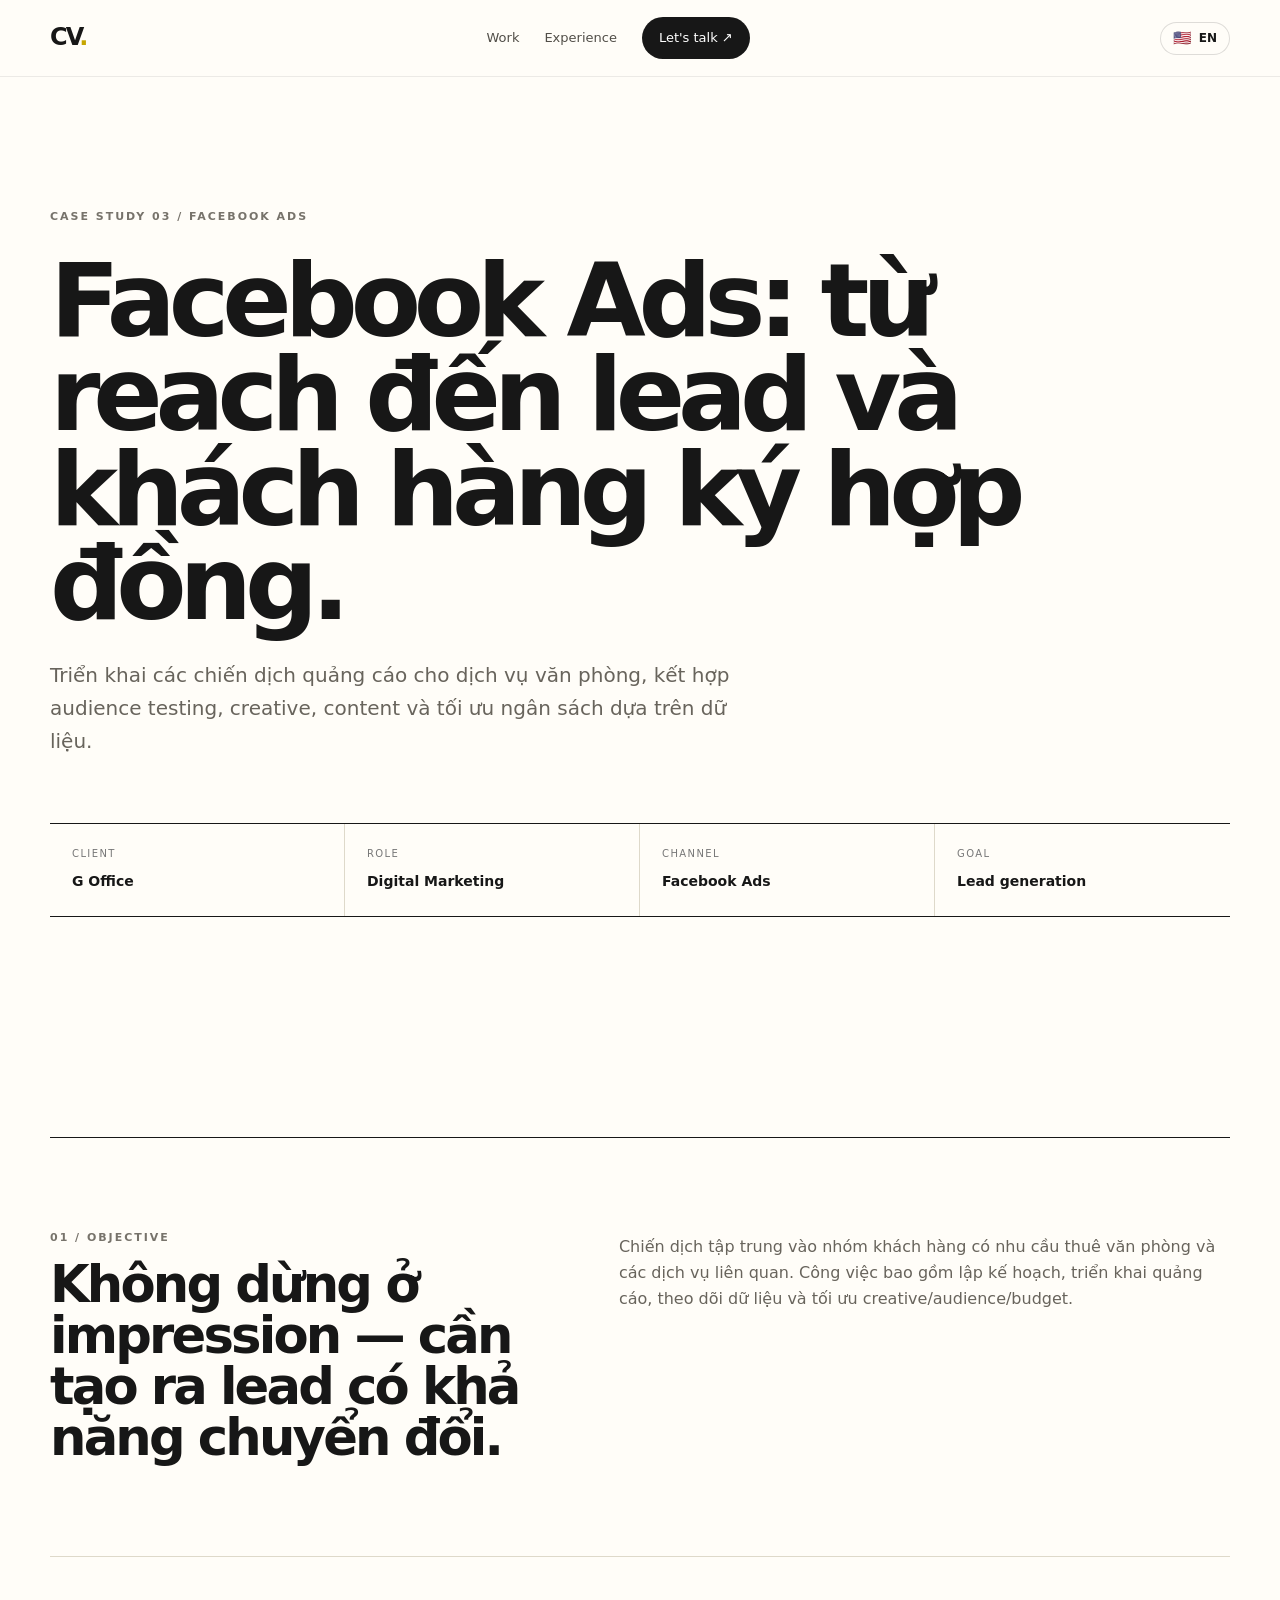
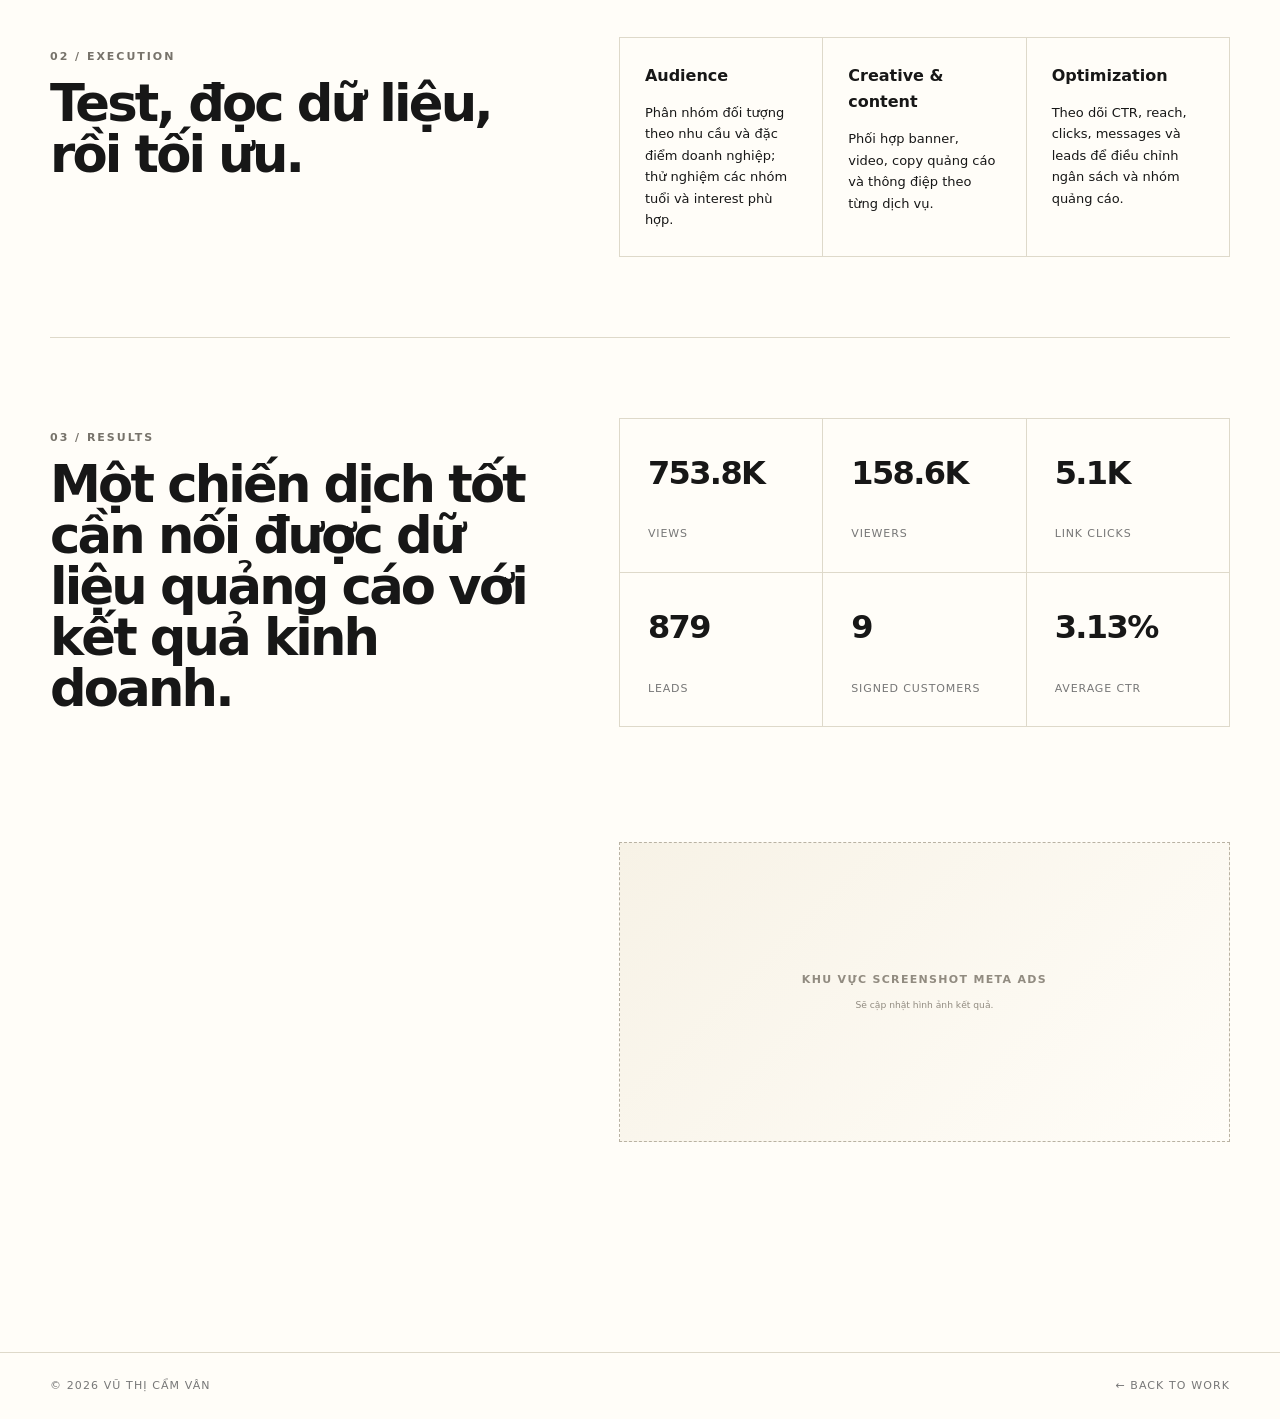
<file: work/facebook-ads/index.html>
<!doctype html><html lang="vi"><head><meta charset="utf-8"><meta name="viewport" content="width=device-width,initial-scale=1"><title>Facebook Ads Case Study | Vũ Thị Cẩm Vân</title><meta name="description" content="Case study Facebook Ads của Vũ Thị Cẩm Vân: planning, audience testing, creative, optimization và lead generation cho dịch vụ văn phòng."><meta name="robots" content="index,follow"><link rel="canonical" href="https://camvanwork.github.io/work/facebook-ads/"><link rel="stylesheet" href="../../style.css"></head><body><header class="site-header"><nav class="nav container"><a class="brand" href="../../">CV<span>.</span></a><div class="nav-links"><a href="../../#work">Work</a><a href="../../#experience">Experience</a><a class="nav-cta" href="../../#contact">Let's talk ↗</a></div><button class="menu-toggle" aria-label="Mở menu" aria-expanded="false" aria-controls="primary-navigation">☰</button></nav></header><main><section class="case-hero container"><p class="eyebrow">CASE STUDY 03 / FACEBOOK ADS</p><h1>Facebook Ads: từ reach đến lead và khách hàng ký hợp đồng.</h1><p class="case-intro">Triển khai các chiến dịch quảng cáo cho dịch vụ văn phòng, kết hợp audience testing, creative, content và tối ưu ngân sách dựa trên dữ liệu.</p><div class="case-facts"><div><span>CLIENT</span><strong>G Office</strong></div><div><span>ROLE</span><strong>Digital Marketing</strong></div><div><span>CHANNEL</span><strong>Facebook Ads</strong></div><div><span>GOAL</span><strong>Lead generation</strong></div></div></section><section class="section container"><div class="case-section"><div><p class="eyebrow">01 / OBJECTIVE</p><h2>Không dừng ở impression — cần tạo ra lead có khả năng chuyển đổi.</h2></div><div><p>Chiến dịch tập trung vào nhóm khách hàng có nhu cầu thuê văn phòng và các dịch vụ liên quan. Công việc bao gồm lập kế hoạch, triển khai quảng cáo, theo dõi dữ liệu và tối ưu creative/audience/budget.</p></div></div><div class="case-section"><div><p class="eyebrow">02 / EXECUTION</p><h2>Test, đọc dữ liệu, rồi tối ưu.</h2></div><div class="process-grid"><div><b>Audience</b><p>Phân nhóm đối tượng theo nhu cầu và đặc điểm doanh nghiệp; thử nghiệm các nhóm tuổi và interest phù hợp.</p></div><div><b>Creative & content</b><p>Phối hợp banner, video, copy quảng cáo và thông điệp theo từng dịch vụ.</p></div><div><b>Optimization</b><p>Theo dõi CTR, reach, clicks, messages và leads để điều chỉnh ngân sách và nhóm quảng cáo.</p></div></div></div><div class="case-section"><div><p class="eyebrow">03 / RESULTS</p><h2>Một chiến dịch tốt cần nối được dữ liệu quảng cáo với kết quả kinh doanh.</h2></div><div class="result-big"><div><strong>753.8K</strong><span>views</span></div><div><strong>158.6K</strong><span>viewers</span></div><div><strong>5.1K</strong><span>link clicks</span></div><div><strong>879</strong><span>leads</span></div><div><strong>9</strong><span>signed customers</span></div><div><strong>3.13%</strong><span>average CTR</span></div></div><div class="result-placeholder">KHU VỰC SCREENSHOT META ADS<br><small>Sẽ cập nhật hình ảnh kết quả.</small></div></div></section></main><footer class="footer"><div class="container"><span>© 2026 Vũ Thị Cẩm Vân</span><a href="../../#work">← Back to work</a></div></footer><script src="../../script.js"></script></body></html>
</file>
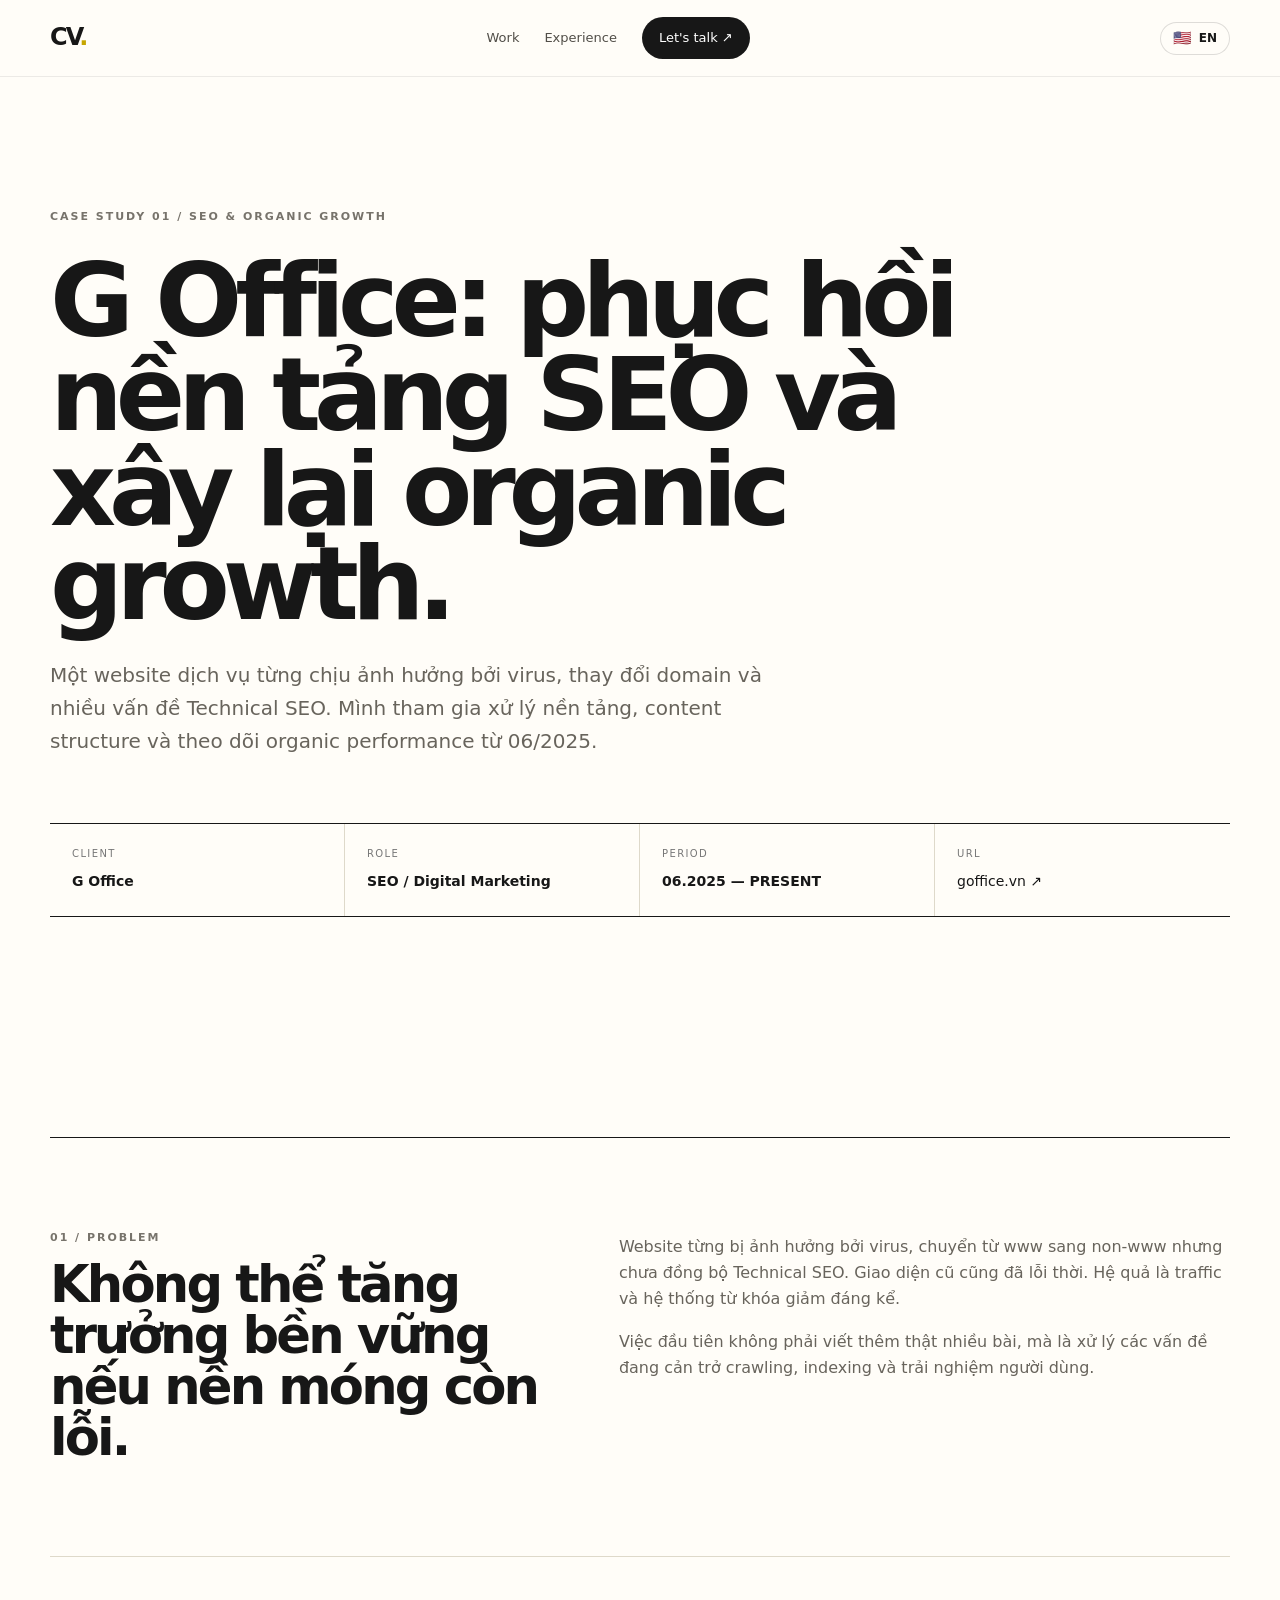
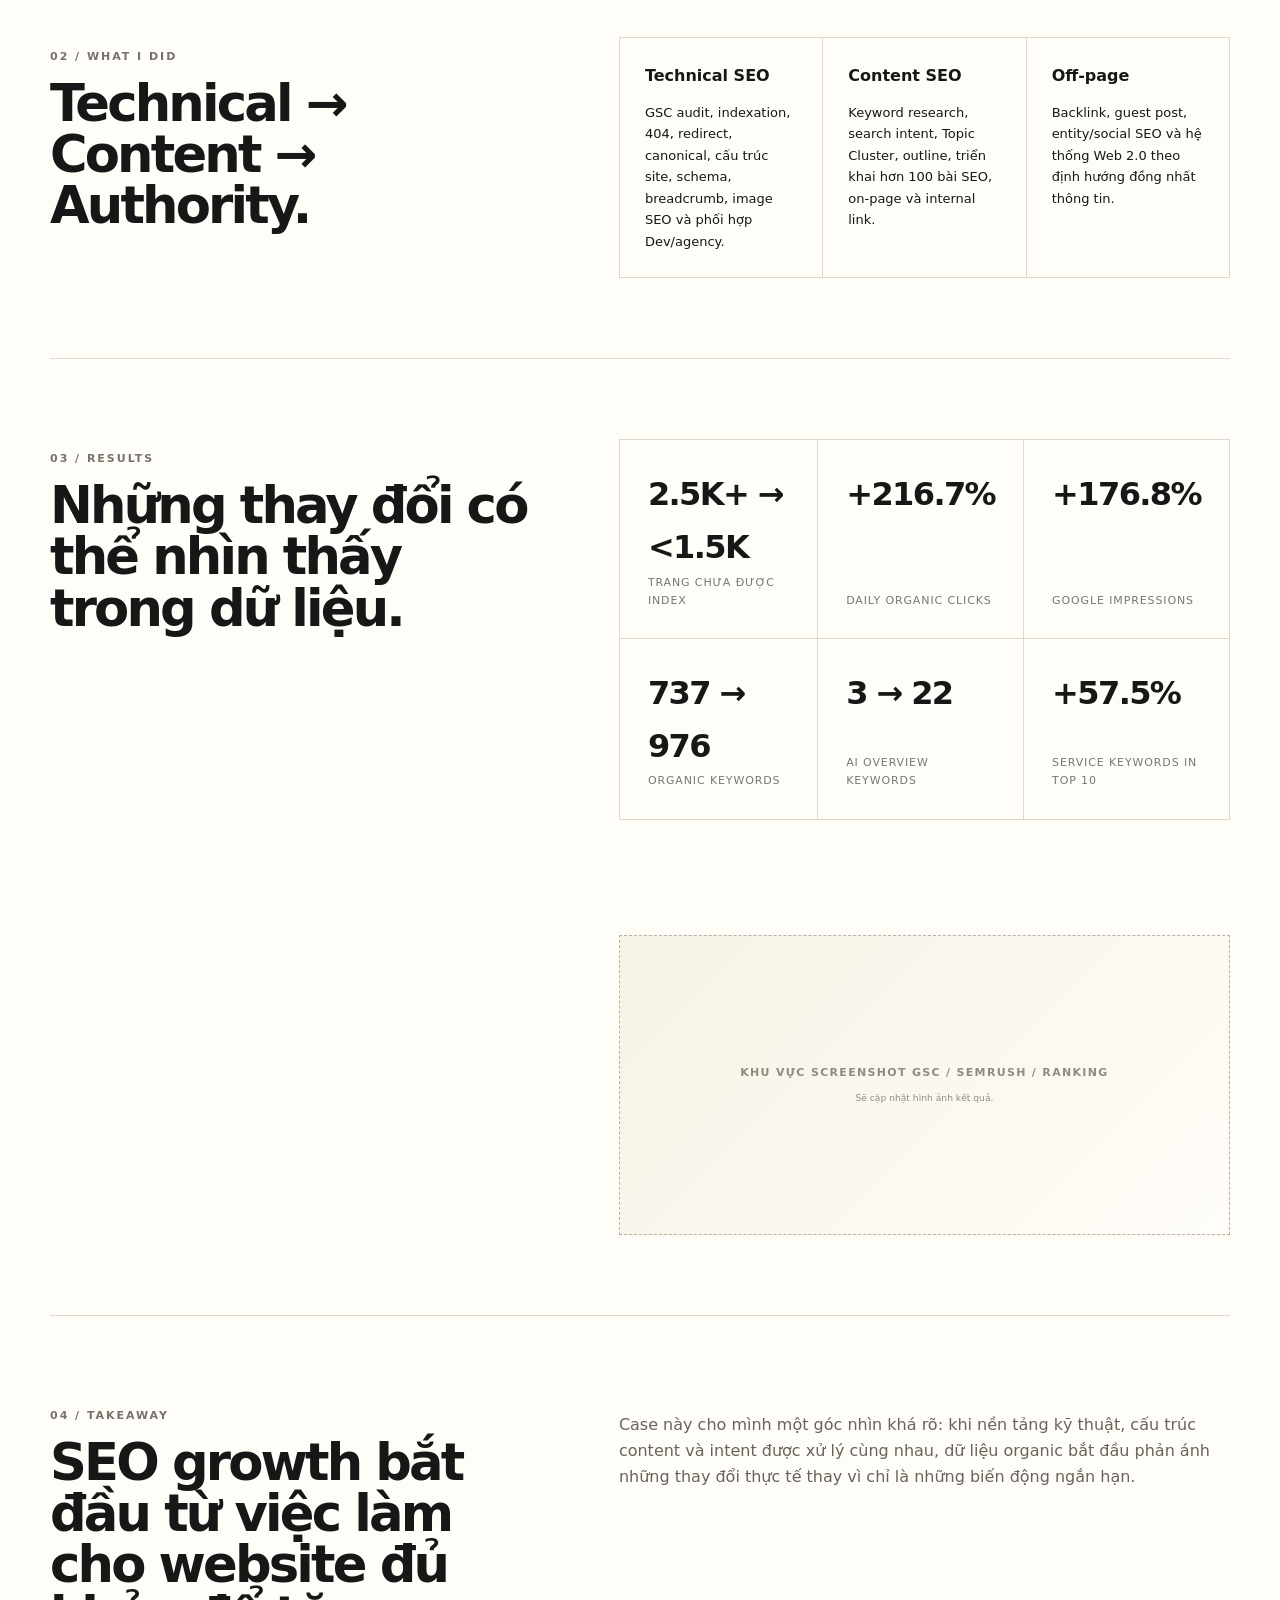
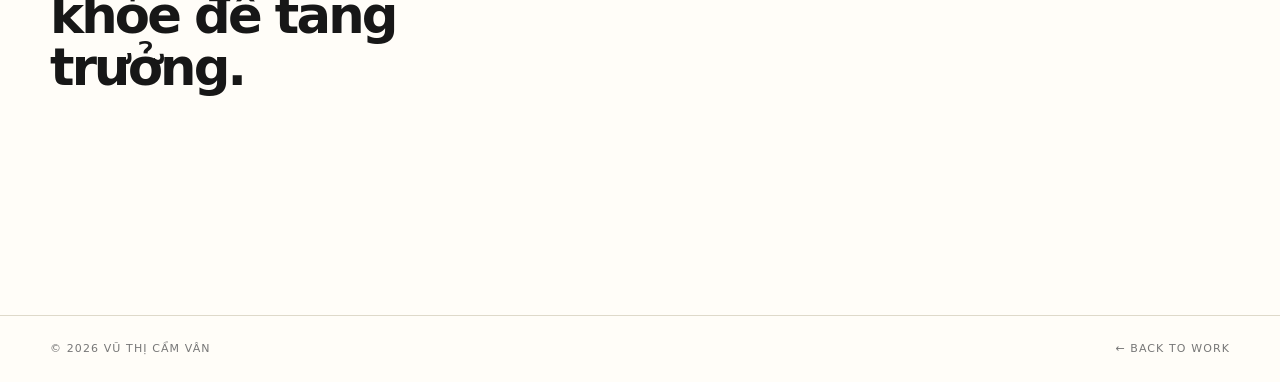
<file: work/goffice-seo/index.html>
<!doctype html><html lang="vi"><head><meta charset="utf-8"><meta name="viewport" content="width=device-width,initial-scale=1"><title>G Office SEO Case Study | Vũ Thị Cẩm Vân</title><meta name="description" content="Case study SEO G Office của Vũ Thị Cẩm Vân: Technical SEO, content, organic growth, keyword ranking và AI Overview."><meta name="robots" content="index,follow"><link rel="canonical" href="https://camvanwork.github.io/work/goffice-seo/"><link rel="stylesheet" href="../../style.css"></head><body><header class="site-header"><nav class="nav container"><a class="brand" href="../../">CV<span>.</span></a><div class="nav-links"><a href="../../#work">Work</a><a href="../../#experience">Experience</a><a class="nav-cta" href="../../#contact">Let's talk ↗</a></div><button class="menu-toggle" aria-label="Mở menu" aria-expanded="false" aria-controls="primary-navigation">☰</button></nav></header><main><section class="case-hero container"><p class="eyebrow">CASE STUDY 01 / SEO & ORGANIC GROWTH</p><h1>G Office: phục hồi nền tảng SEO và xây lại organic growth.</h1><p class="case-intro">Một website dịch vụ từng chịu ảnh hưởng bởi virus, thay đổi domain và nhiều vấn đề Technical SEO. Mình tham gia xử lý nền tảng, content structure và theo dõi organic performance từ 06/2025.</p><div class="case-facts"><div><span>CLIENT</span><strong>G Office</strong></div><div><span>ROLE</span><strong>SEO / Digital Marketing</strong></div><div><span>PERIOD</span><strong>06.2025 — PRESENT</strong></div><div><span>URL</span><a href="https://goffice.vn/" target="_blank" rel="noopener">goffice.vn ↗</a></div></div></section><section class="section container"><div class="case-section"><div><p class="eyebrow">01 / PROBLEM</p><h2>Không thể tăng trưởng bền vững nếu nền móng còn lỗi.</h2></div><div><p>Website từng bị ảnh hưởng bởi virus, chuyển từ www sang non-www nhưng chưa đồng bộ Technical SEO. Giao diện cũ cũng đã lỗi thời. Hệ quả là traffic và hệ thống từ khóa giảm đáng kể.</p><p>Việc đầu tiên không phải viết thêm thật nhiều bài, mà là xử lý các vấn đề đang cản trở crawling, indexing và trải nghiệm người dùng.</p></div></div><div class="case-section"><div><p class="eyebrow">02 / WHAT I DID</p><h2>Technical → Content → Authority.</h2></div><div class="process-grid"><div><b>Technical SEO</b><p>GSC audit, indexation, 404, redirect, canonical, cấu trúc site, schema, breadcrumb, image SEO và phối hợp Dev/agency.</p></div><div><b>Content SEO</b><p>Keyword research, search intent, Topic Cluster, outline, triển khai hơn 100 bài SEO, on-page và internal link.</p></div><div><b>Off-page</b><p>Backlink, guest post, entity/social SEO và hệ thống Web 2.0 theo định hướng đồng nhất thông tin.</p></div></div></div><div class="case-section"><div><p class="eyebrow">03 / RESULTS</p><h2>Những thay đổi có thể nhìn thấy trong dữ liệu.</h2></div><div class="result-big"><div><strong>2.5K+ → &lt;1.5K</strong><span>trang chưa được index</span></div><div><strong>+216.7%</strong><span>daily organic clicks</span></div><div><strong>+176.8%</strong><span>Google impressions</span></div><div><strong>737 → 976</strong><span>organic keywords</span></div><div><strong>3 → 22</strong><span>AI Overview keywords</span></div><div><strong>+57.5%</strong><span>service keywords in Top 10</span></div></div><div class="result-placeholder">KHU VỰC SCREENSHOT GSC / SEMRUSH / RANKING<br><small>Sẽ cập nhật hình ảnh kết quả.</small></div></div><div class="case-section"><div><p class="eyebrow">04 / TAKEAWAY</p><h2>SEO growth bắt đầu từ việc làm cho website đủ khỏe để tăng trưởng.</h2></div><div><p>Case này cho mình một góc nhìn khá rõ: khi nền tảng kỹ thuật, cấu trúc content và intent được xử lý cùng nhau, dữ liệu organic bắt đầu phản ánh những thay đổi thực tế thay vì chỉ là những biến động ngắn hạn.</p></div></div></section></main><footer class="footer"><div class="container"><span>© 2026 Vũ Thị Cẩm Vân</span><a href="../../#work">← Back to work</a></div></footer><script src="../../script.js"></script></body></html>
</file>
<file: style.css>
:root{--yellow:#f4d35e;--yellow-soft:#fff7cf;--ink:#171717;--muted:#68645c;--paper:#fffdf8;--line:#ded9ca;--soft:#f5f1e7;--radius:22px;--max:1180px}*{box-sizing:border-box}html{scroll-behavior:smooth}body{margin:0;background:var(--paper);color:var(--ink);font-family:Inter,ui-sans-serif,system-ui,-apple-system,BlinkMacSystemFont,"Segoe UI",sans-serif;line-height:1.65}a{color:inherit;text-decoration:none}button{font:inherit}.container{width:min(calc(100% - 48px),var(--max));margin:auto}.site-header{position:sticky;top:0;z-index:20;background:rgba(255,253,248,.9);backdrop-filter:blur(14px);border-bottom:1px solid rgba(23,23,23,.08)}.nav{height:76px;display:flex;align-items:center;justify-content:space-between}.brand{font-size:24px;font-weight:900;letter-spacing:-.08em}.brand span{color:#c6a600}.nav-links{display:flex;align-items:center;gap:25px;font-size:13px}.nav-links a:not(.nav-cta){color:#514e48}.nav-links a:hover,.text-link:hover,.arrow-link:hover{opacity:.6}.nav-cta{padding:10px 17px;background:var(--ink);color:#fff;border-radius:999px}.menu-toggle{display:none;border:0;background:none;font-size:22px}.hero{min-height:calc(100vh - 76px);display:grid;grid-template-columns:1.4fr .6fr;align-items:center;padding-top:80px;padding-bottom:90px;gap:70px}.eyebrow{font-size:11px;letter-spacing:.18em;font-weight:800;color:#77736b;text-transform:uppercase;display:flex;justify-content:space-between;gap:20px}.hero h1{font-size:clamp(52px,7vw,94px);line-height:.98;letter-spacing:-.065em;max-width:900px;margin:30px 0}.hero h1 em,.about-grid h2 em{font-family:Georgia,serif;font-weight:400;color:#a68700}.hero-lead{font-size:18px;max-width:650px;color:var(--muted);line-height:1.7}.hero-actions{display:flex;align-items:center;gap:26px;margin-top:35px}.button{display:inline-flex;align-items:center;gap:30px;padding:15px 20px;border-radius:999px;font-weight:750}.button-dark{background:var(--ink);color:#fff}.text-link,.arrow-link{font-weight:750;border-bottom:1px solid currentColor;padding-bottom:3px}.hero-side{display:flex;flex-direction:column;align-items:center;gap:22px}.portrait-placeholder{width:min(100%,310px);aspect-ratio:4/5;border-radius:48% 48% 20px 20px;background:var(--yellow);display:grid;place-items:center;font-weight:900;font-size:13px;letter-spacing:.2em;text-align:center;border:1px solid #d8bb35;box-shadow:18px 18px 0 #171717}.hero-note{width:min(100%,310px);display:flex;justify-content:space-between;font-size:12px;color:var(--muted);margin-top:10px}.hero-note strong{color:var(--ink)}.proof-strip{background:var(--yellow);border-top:1px solid #d4b82e;border-bottom:1px solid #d4b82e}.proof-grid{display:grid;grid-template-columns:repeat(4,1fr)}.proof-grid div{padding:28px 22px;border-right:1px solid rgba(23,23,23,.16);display:flex;flex-direction:column}.proof-grid div:first-child{border-left:1px solid rgba(23,23,23,.16)}.proof-grid strong{font-size:25px;letter-spacing:-.04em}.proof-grid span{font-size:12px;text-transform:uppercase;letter-spacing:.08em;margin-top:4px}.section{padding-top:130px;padding-bottom:130px}.section-head{display:grid;grid-template-columns:1fr 1.5fr 1fr;gap:35px;align-items:start;margin-bottom:55px}.section-head h2{font-size:clamp(44px,6vw,74px);line-height:1;letter-spacing:-.055em;margin:0}.section-head>p:last-child{color:var(--muted);font-size:15px;margin:5px 0 0}.section-head.narrow{grid-template-columns:1fr 1.5fr}.section-head.narrow>p:last-child{grid-column:2}.case-card{border-top:1px solid var(--ink);padding:30px 0 65px}.case-meta{display:grid;grid-template-columns:60px 1fr auto;font-size:11px;letter-spacing:.14em;font-weight:800;color:#77736b;text-transform:uppercase;margin-bottom:38px}.case-body{display:grid;grid-template-columns:1.2fr .8fr;gap:80px}.case-body.two-col{grid-template-columns:1.2fr .8fr}.case-label{font-size:12px;text-transform:uppercase;letter-spacing:.13em;font-weight:800;color:#a68700}.case-body h3{font-size:clamp(30px,4vw,52px);line-height:1.05;letter-spacing:-.045em;margin:12px 0 20px}.case-body p{color:var(--muted);max-width:650px}.work-side-note{align-self:start;border-left:1px solid var(--line);padding-left:28px;display:flex;flex-direction:column;gap:14px}.work-side-note span{font-size:10px;letter-spacing:.14em;color:#888}.work-side-note strong{font-size:16px;line-height:1.8}.metric-grid{display:grid;grid-template-columns:1fr 1fr;gap:1px;background:var(--line);align-self:start;border:1px solid var(--line)}.metric-grid div{background:var(--paper);padding:24px;min-height:130px;display:flex;flex-direction:column;justify-content:space-between}.metric-grid strong,.metric-stack strong{font-size:28px;letter-spacing:-.04em}.metric-grid span,.metric-stack span{font-size:11px;text-transform:uppercase;letter-spacing:.08em;color:#77736b}.metric-stack{display:grid;grid-template-columns:1fr 1fr;gap:30px;border-left:1px solid var(--line);padding-left:40px}.metric-stack div{display:flex;flex-direction:column}.result-placeholder{height:330px;margin-top:48px;border:1px dashed #b9b2a3;background:linear-gradient(135deg,#f7f2e6,#fffdf8);display:grid;place-content:center;text-align:center;color:#918b80;font-size:11px;letter-spacing:.12em;font-weight:800}.result-placeholder small{font-weight:500;letter-spacing:0;text-transform:none;margin-top:8px}.result-placeholder.compact{height:230px}.section-soft{background:var(--soft)}.results-block{border-top:1px solid var(--ink);padding:42px 0 70px}.results-block+.results-block{border-top:1px solid var(--line)}.results-heading{display:grid;grid-template-columns:100px 1fr;gap:30px;align-items:start;margin-bottom:28px}.results-heading>span{font-size:12px;color:#a68700;font-weight:800}.results-heading .case-label{margin:0 0 8px}.results-heading h3{font-size:clamp(30px,4vw,48px);line-height:1;letter-spacing:-.045em;margin:0 0 12px}.results-heading p:last-child{color:var(--muted);font-size:14px;margin:0;max-width:650px}.results-grid{display:grid;grid-template-columns:repeat(4,1fr);gap:1px;background:var(--line);border:1px solid var(--line)}.results-grid div{background:var(--paper);padding:25px;min-height:145px;display:flex;flex-direction:column;justify-content:space-between}.results-grid strong{font-size:30px;letter-spacing:-.05em}.results-grid span{font-size:10px;text-transform:uppercase;letter-spacing:.08em;color:#77736b}.results-ads{padding-top:55px}.ads-grid{grid-template-columns:repeat(3,1fr)}.approach-list{border-top:1px solid var(--ink)}.approach-item{display:grid;grid-template-columns:100px 1fr 1fr;gap:30px;padding:32px 0;border-bottom:1px solid var(--line)}.approach-item>span{font-size:12px;color:#a68700;font-weight:800}.approach-item h3{margin:0;font-size:25px;letter-spacing:-.03em}.approach-item p{margin:0;color:var(--muted);font-size:14px}.timeline{border-top:1px solid var(--ink)}.timeline article{display:grid;grid-template-columns:250px 1fr;gap:50px;padding:35px 0;border-bottom:1px solid var(--line)}.timeline-date{font-size:11px;letter-spacing:.12em;font-weight:800;color:#77736b}.timeline h3{font-size:27px;margin:0 0 8px;letter-spacing:-.03em}.timeline p,.timeline li{color:var(--muted);font-size:14px}.timeline ul{padding-left:18px}.section-dark{background:var(--ink);color:#fff}.light{color:#aaa}.about-grid{display:grid;grid-template-columns:1fr 1fr;gap:100px}.about-grid h2{font-size:clamp(48px,7vw,88px);line-height:.95;letter-spacing:-.06em;margin:20px 0}.about-copy p{color:#c2c0b9;font-size:17px}.skill-tags{display:flex;flex-wrap:wrap;gap:9px;margin-top:35px}.skill-tags span{border:1px solid #484848;padding:8px 12px;border-radius:999px;font-size:12px;color:#ddd}.tools-grid{display:grid;grid-template-columns:repeat(2,1fr);gap:1px;background:var(--line);border:1px solid var(--line)}.tools-grid>div{background:var(--paper);padding:32px;min-height:210px}.tools-grid span{font-size:10px;letter-spacing:.14em;color:#888;text-transform:uppercase}.tools-grid h3{font-size:25px;letter-spacing:-.035em;margin:28px 0 10px}.tools-grid p{color:var(--muted);font-size:14px;max-width:520px}.background-grid{display:grid;grid-template-columns:repeat(2,1fr);gap:1px;background:var(--line);border:1px solid var(--line)}.background-grid>div{background:var(--paper);padding:30px;min-height:180px}.background-grid span{font-size:10px;letter-spacing:.13em;color:#888;text-transform:uppercase}.background-grid h3{font-size:23px;margin:25px 0 7px}.background-grid p{margin:0;color:var(--muted);font-size:14px}.contact{padding-top:100px;padding-bottom:130px}.contact h2{font-size:clamp(55px,9vw,120px);line-height:.88;letter-spacing:-.07em;max-width:950px;margin:35px 0}.contact>p:not(.eyebrow){max-width:560px;color:var(--muted)}.contact-links{display:flex;flex-wrap:wrap;gap:28px;margin-top:35px;font-weight:800}.contact-links a{border-bottom:1px solid var(--ink)}.footer{border-top:1px solid var(--line);padding:24px 0;font-size:11px;text-transform:uppercase;letter-spacing:.1em;color:#777}.footer .container{display:flex;justify-content:space-between;gap:20px}.skip-link{position:absolute;left:-999px}.skip-link:focus{left:10px;top:10px;background:#fff;padding:10px;z-index:100}.case-hero{padding-top:120px;padding-bottom:90px}.case-hero h1{font-size:clamp(54px,8vw,110px);line-height:.92;letter-spacing:-.07em;max-width:1050px;margin:28px 0}.case-intro{font-size:20px;line-height:1.65;color:var(--muted);max-width:720px}.case-facts{margin-top:65px;border-top:1px solid var(--ink);border-bottom:1px solid var(--ink);display:grid;grid-template-columns:repeat(4,1fr)}.case-facts div{padding:22px;border-right:1px solid var(--line);display:flex;flex-direction:column;gap:8px}.case-facts div:last-child{border-right:0}.case-facts span{font-size:10px;text-transform:uppercase;letter-spacing:.14em;color:#777}.case-facts strong,.case-facts a{font-size:14px}.case-section{display:grid;grid-template-columns:1fr 1.25fr;gap:80px;padding:80px 0;border-top:1px solid var(--line)}.case-section:first-child{border-top:1px solid var(--ink)}.case-section h2{font-size:clamp(34px,4vw,58px);line-height:1;letter-spacing:-.055em;margin:12px 0}.case-section>div:last-child>p{color:var(--muted);font-size:16px}.process-grid{display:grid;grid-template-columns:repeat(3,1fr);gap:1px;background:var(--line);border:1px solid var(--line)}.process-grid>div{background:var(--paper);padding:25px}.process-grid b{font-size:16px}.process-grid p{font-size:13px!important;margin-bottom:0}.result-big{display:grid;grid-template-columns:repeat(3,1fr);gap:1px;background:var(--line);border:1px solid var(--line)}.result-big div{background:var(--paper);padding:28px;min-height:150px;display:flex;flex-direction:column;justify-content:space-between}.result-big strong{font-size:32px;letter-spacing:-.05em}.result-big span{font-size:11px;text-transform:uppercase;letter-spacing:.08em;color:#777}.case-section .result-placeholder{grid-column:2;height:300px;margin-top:35px}.case-section .process-grid{margin-top:0}.reveal{opacity:0;transform:translateY(18px);transition:opacity .7s ease,transform .7s ease}.reveal.is-visible{opacity:1;transform:none}@media(prefers-reduced-motion:reduce){html{scroll-behavior:auto}.reveal{opacity:1;transform:none;transition:none}}@media(max-width:850px){.container{width:min(calc(100% - 32px),var(--max))}.nav{height:68px}.nav-links{display:none;position:absolute;left:16px;right:16px;top:68px;background:var(--paper);padding:18px;border:1px solid var(--line);border-radius:16px;flex-direction:column;align-items:stretch;box-shadow:0 20px 50px rgba(0,0,0,.08)}.nav-links.open{display:flex}.menu-toggle{display:block}.hero{grid-template-columns:1fr;padding-top:60px;gap:55px}.hero h1{font-size:clamp(48px,14vw,78px)}.hero-side{align-items:flex-start}.proof-grid{grid-template-columns:1fr 1fr}.proof-grid div:nth-child(3){border-left:1px solid rgba(23,23,23,.16)}.section{padding-top:90px;padding-bottom:90px}.section-head,.section-head.narrow{display:block}.section-head h2{margin:15px 0 20px}.section-head.narrow>p:last-child{margin-top:20px}.case-body,.case-body.two-col,.about-grid{grid-template-columns:1fr;gap:35px}.work-side-note{border-left:0;border-top:1px solid var(--line);padding:20px 0 0}.metric-stack{border-left:0;padding-left:0}.results-heading{grid-template-columns:50px 1fr;gap:15px}.results-grid{grid-template-columns:1fr 1fr}.ads-grid{grid-template-columns:1fr 1fr}.approach-item{grid-template-columns:50px 1fr}.approach-item p{grid-column:2}.timeline article{grid-template-columns:1fr;gap:10px}.background-grid,.tools-grid{grid-template-columns:1fr}.footer .container{flex-direction:column}.case-meta{grid-template-columns:45px 1fr}.case-meta span:last-child{display:none}.case-hero{padding-top:75px}.case-hero h1{font-size:clamp(46px,13vw,75px)}.case-facts{grid-template-columns:1fr 1fr}.case-facts div:nth-child(2){border-right:0}.case-facts div:nth-child(3),.case-facts div:nth-child(4){border-top:1px solid var(--line)}.case-section{grid-template-columns:1fr;gap:30px;padding:65px 0}.process-grid{grid-template-columns:1fr}.result-big{grid-template-columns:1fr 1fr}.case-section .result-placeholder{grid-column:1}.case-section h2{font-size:42px}}@media(max-width:500px){.hero-actions{flex-direction:column;align-items:flex-start}.proof-grid{grid-template-columns:1fr}.proof-grid div{border-left:1px solid rgba(23,23,23,.16)!important}.metric-grid{grid-template-columns:1fr}.metric-stack{grid-template-columns:1fr 1fr}.results-grid,.ads-grid{grid-template-columns:1fr}.result-placeholder{height:230px}.contact-links{flex-direction:column;align-items:flex-start}.case-facts{grid-template-columns:1fr}.case-facts div{border-right:0!important;border-top:1px solid var(--line)}.case-facts div:first-child{border-top:0}.result-big{grid-template-columns:1fr}.case-section .result-placeholder{height:230px}}
</file>
